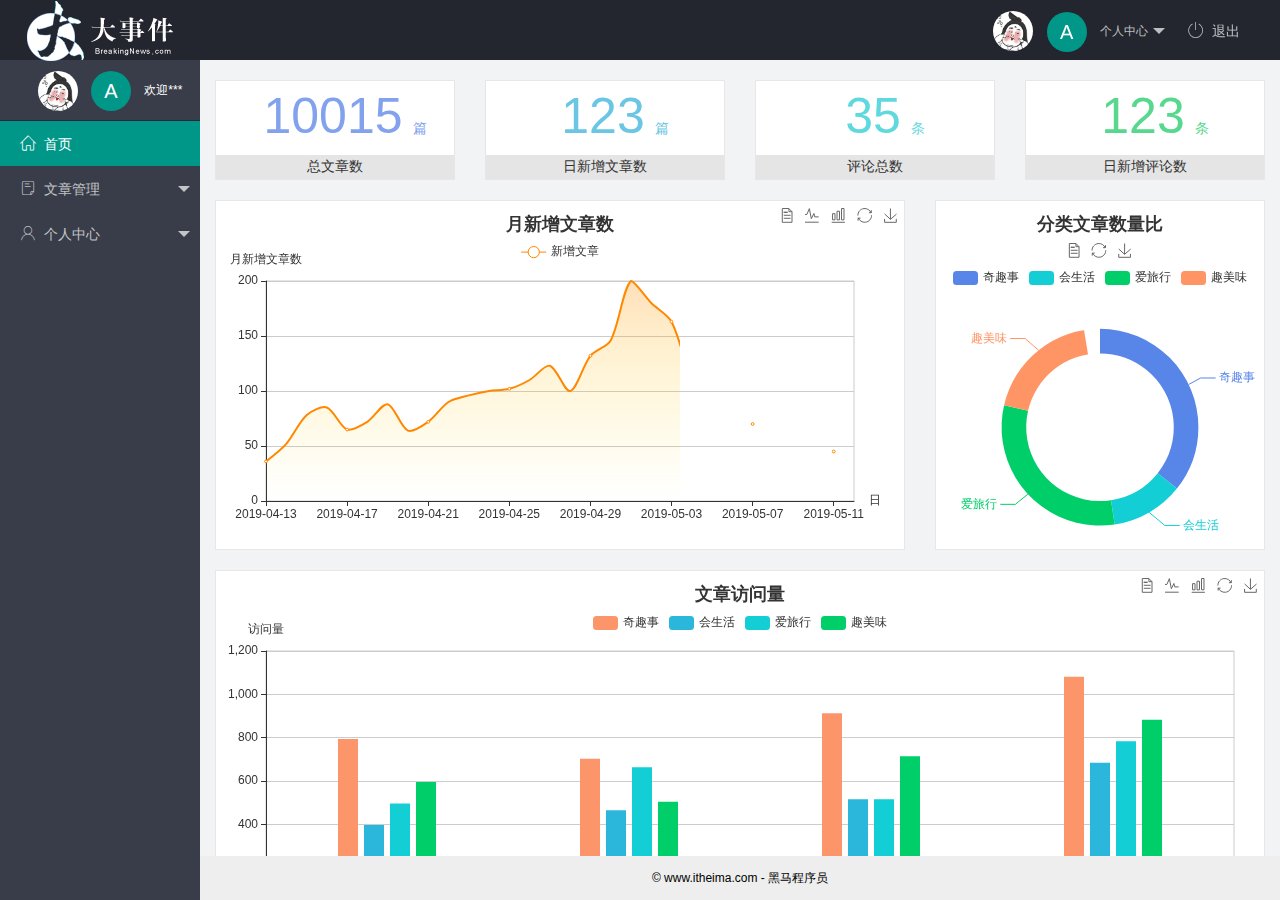
<file: index.html>
<!DOCTYPE html>
<html lang="en">

<head>
    <meta charset="UTF-8">
    <meta http-equiv="X-UA-Compatible" content="IE=edge">
    <meta name="viewport" content="width=device-width, initial-scale=1.0">
    <title>后台管理界面</title>
    <!-- 导入layui样式表 -->
    <link rel="stylesheet" href="/assets/lib/layui/css/layui.css">
    <!-- 导入iconfont 字体图标样式表 -->
    <link rel="stylesheet" href="assets/fonts/iconfont.css">
    <!-- 导入自己的css样式表 -->
    <link rel="stylesheet" href="assets/css/index.css">
</head>
<!-- 从Layui布局中的管理界面布局复制的 -->

<body>
    <div class="layui-layout layui-layout-admin">
        <!-- 头部区域（可配合layui 已有的水平导航） -->
        <div class="layui-header">
            <div class="layui-logo">
                <img src="assets/images/logo.png" alt="" />
            </div>
            <ul class="layui-nav layui-layout-right">
                <li class="layui-nav-item">
                    <a href="javascript:;" class="userinfo">
                        <img src="assets/images/touxiang.jpg" class="layui-nav-img">
                        <span class="text-avatar">A</span>
                        个人中心
                    </a>
                    <dl class="layui-nav-child">
                        <dd><a href="user/user_info.html" target="fm">基本资料</a></dd>
                        <dd><a href="/user/user_avatar.html" target="fm">更换头像</a></dd>
                        <dd><a href="/user/user_pwd.html" target="fm">重置密码</a></dd>
                    </dl>
                </li>
                <li class="layui-nav-item">
                    <a href="javascript:;" id="btnLogout">
                        <span class="iconfont icon-tuichu"></span>退出
                    </a>
                </li>
            </ul>
        </div>


        <!-- 左侧导航区域（可配合layui已有的垂直导航） -->
        <div class="layui-side layui-bg-black">
            <div class="layui-side-scroll">
                <div class="userinfo">
                    <img src="assets/images/touxiang.jpg" class="layui-nav-img">
                    <span class="text-avatar">A</span>
                    <span id="welcome">欢迎***</span>
                </div>
                <ul class="layui-nav layui-nav-tree" lay-shrink="all">
                    <li class="layui-nav-item layui-this"><a href="home/dashboard.html" target="fm">
                            <span class="iconfont icon-home"></span>首页</a>
                    </li>
                    <li class="layui-nav-item">
                        <a class="" href="javascript:;"><span class="iconfont icon-16"></span>文章管理</a>
                        <dl class="layui-nav-child">
                            <dd><a href="javascript:;"><i class="layui-icon layui-icon-app"></i> 文章类别</a></dd>
                            <dd><a href="javascript:;"><i class="layui-icon layui-icon-app"></i> 文章列表</a></dd>
                            <dd><a href="javascript:;"><i class="layui-icon layui-icon-app"></i> 发表文章</a></dd>
                        </dl>
                    </li>
                    <li class="layui-nav-item">
                        <a href="javascript:;"><span class="iconfont icon-user"></span>个人中心</a>
                        <dl class="layui-nav-child">
                            <dd><a href="/user/user_info.html" target="fm"><i class="layui-icon layui-icon-app"></i>
                                    基本资料</a></dd>
                            <dd><a href="/user/user_avatar.html" target="fm"><i class="layui-icon layui-icon-app"></i>
                                    更换头像</a></dd>
                            <dd><a href="/user/user_pwd.html" target="fm"><i class="layui-icon layui-icon-app"></i>
                                    重置密码</a></dd>
                        </dl>
                    </li>
                </ul>
            </div>
        </div>


        <!-- 内容主体区域 -->
        <div class="layui-body">
            <!-- 利用iframe标签属性 通过设置a链接的地址，然后让target=“fm”来跳转到想要的页面 -->
            <iframe name="fm" src="home/dashboard.html" frameborder="0"></iframe>
        </div>


        <!-- 底部固定区域 -->
        <div class="layui-footer">
            © www.itheima.com - 黑马程序员
        </div>
    </div>


    <!-- 导入layui的js文件 -->
    <script src="assets/lib/layui/layui.all.js"></script>
    <!-- 导入jquery -->
    <script src="assets/lib/jquery.js"></script>
    <!-- 导入封装好的baseAPI文件 -->
    <script src="assets/js/baseAPI.js"></script>
    <!-- 导入自己的js文件 -->
    <script src="assets/js/index.js"></script>
</body>

</html>
</file>
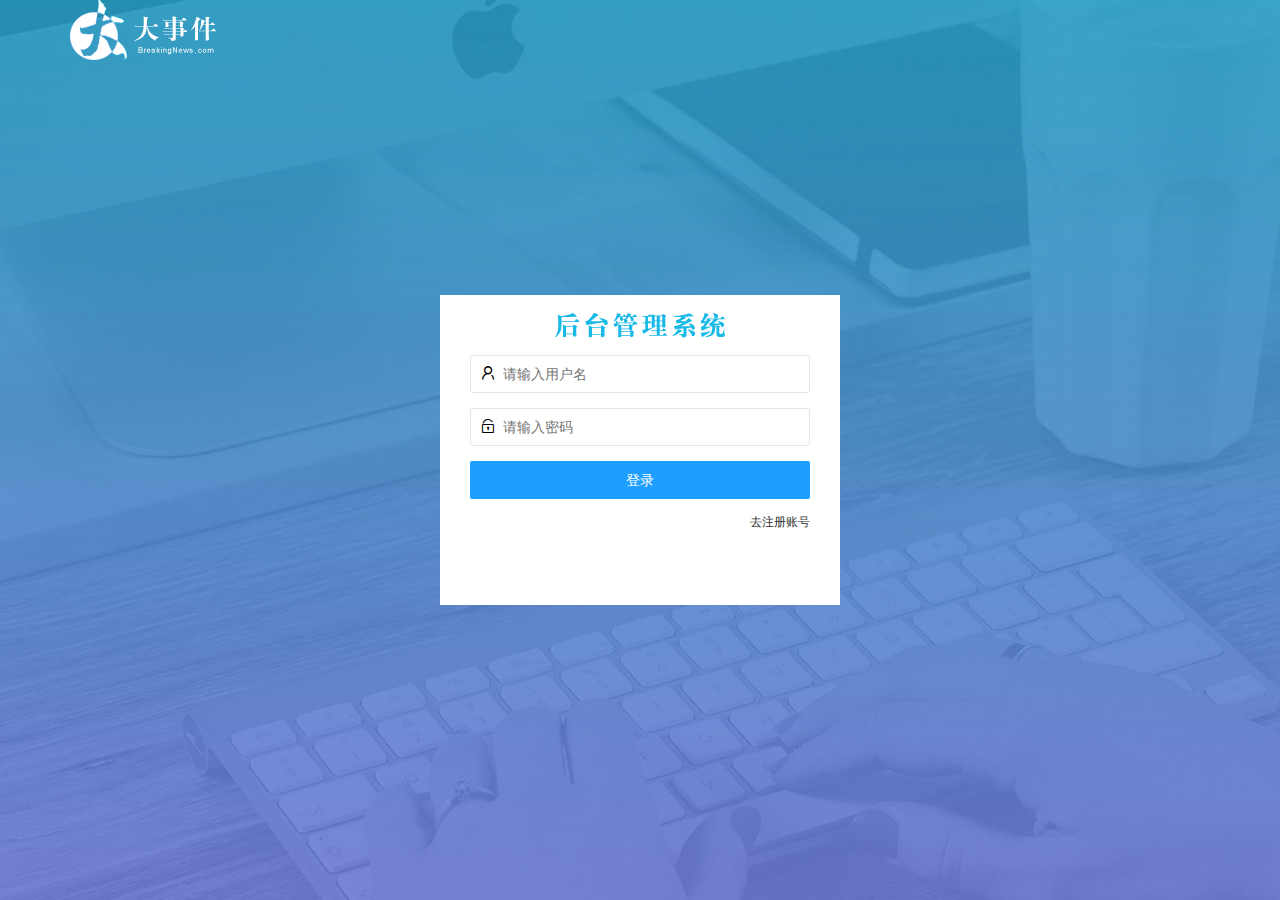
<file: login.html>
<!DOCTYPE html>
<html lang="en">

<head>
    <meta charset="UTF-8">
    <meta http-equiv="X-UA-Compatible" content="IE=edge">
    <meta name="viewport" content="width=device-width, initial-scale=1.0">
    <title>大事件-登录/注册</title>
    <!-- 导入Layui的样式 -->
    <link rel="stylesheet" href="/assets/lib/layui/css/layui.css">
    <!-- 导入自己的样式表 -->
    <link rel="stylesheet" href="/assets/css/login.css">

</head>

<body>
    <!-- 头部的logo区域 -->
    <div class="layui-main">
        <img src="/assets/images/logo.png" alt="" />
    </div>


    <!-- 登录注册区域 -->
    <div class="loginAndRegBox">
        <div class="title-box"></div>
        <!-- 登录的div -->
        <div class="login-box">
            <!-- 登录的表单  Layui里面粘贴的结构-->
            <form class="layui-form" id="form_login">
                <!-- 用户名 -->
                <div class="layui-form-item">
                    <i class="layui-icon layui-icon-username"></i>
                    <!-- 注意：使用lay-verify属性来校验表单，必须先导入Layui的JS文件 -->
                    <input type="text" name="username" required lay-verify="required" placeholder="请输入用户名"
                        autocomplete="off" class="layui-input">
                </div>
                <!-- 密码 -->
                <div class="layui-form-item">
                    <i class="layui-icon layui-icon-password"></i>
                    <input type="password" name="password" required lay-verify="required|pwd" placeholder="请输入密码"
                        autocomplete="off" class="layui-input">
                </div>
                <!-- 登录按钮 -->
                <div class="layui-form-item">
                    <!-- 注意：表单提交按钮和普通按钮的区别：有一个lay-submit属性 -->
                    <button class="layui-btn layui-btn-fluid layui-btn-normal" lay-submit>登录</button>
                </div>
                <!-- 跳转小链接 -->
                <div class="layui-form-item links">
                    <a href="javascript:;" id="link_reg">去注册账号</a>
                </div>
            </form>
        </div>


        <!-- 注册的div -->
        <div class="reg-box">
            <!-- 注册的表单 -->
            <form class="layui-form" id="form_reg">
                <!-- 用户名 -->
                <div class="layui-form-item">
                    <i class="layui-icon layui-icon-username"></i>
                    <input type="text" name="username" required lay-verify="required" placeholder="请输入用户名"
                        autocomplete="off" class="layui-input">
                </div>
                <!-- 密码 -->
                <div class="layui-form-item">
                    <i class="layui-icon layui-icon-password"></i>
                    <input type="password" name="password" required lay-verify="required|pwd" placeholder="请输入密码"
                        autocomplete="off" class="layui-input">
                </div>
                <!-- 确认密码 -->
                <div class="layui-form-item">
                    <i class="layui-icon layui-icon-password"></i>
                    <input type="password" name="repassword" required lay-verify="required|pwd|repwd"
                        placeholder="再次确认密码" autocomplete="off" class="layui-input">
                </div>
                <!-- 注册按钮 -->
                <div class="layui-form-item">
                    <!-- 注意：表单提交按钮和普通按钮的区别：有一个lay-submit属性 -->
                    <button class="layui-btn layui-btn-fluid layui-btn-normal" lay-submit>注册</button>
                </div>
                <div class="layui-form-item links">
                    <a href="javascript:;" id="link_login">去登录</a>
                </div>
            </form>

        </div>
    </div>



    <!-- 导入Layui的JS文件 -->
    <script src="assets/lib/layui/layui.all.js"></script>
    <!-- 导入jquery -->
    <script src="assets/lib/jquery.js"></script>
    <!-- 导入自己封装的 baseAPI.js -->
    <script src="/assets/js/baseAPI.js"></script>
    <!-- 导入自己的javascript脚本 -->
    <script src="assets/js/login.js"></script>

</body>

</html>
</file>
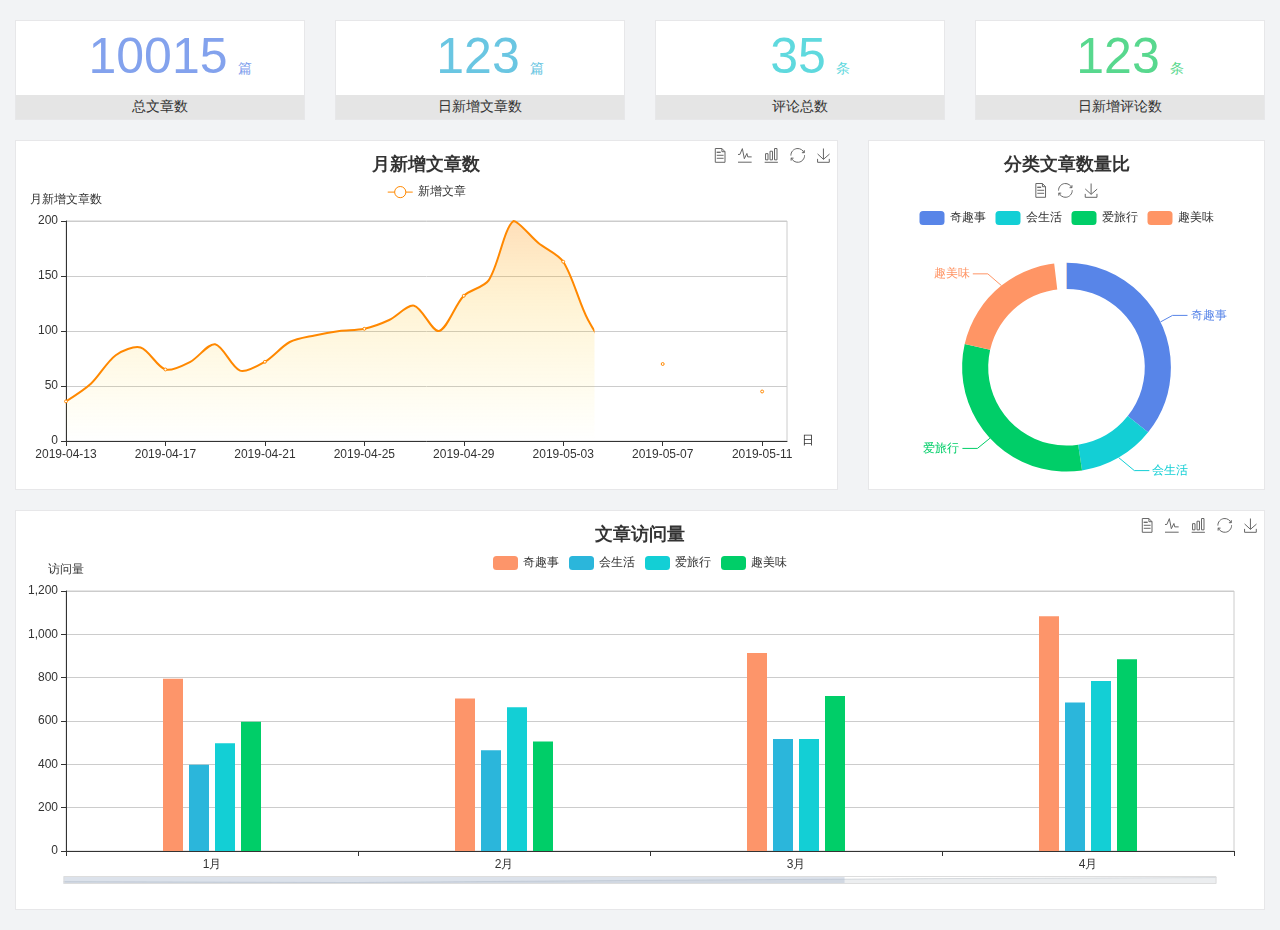
<file: home/dashboard.html>
<!DOCTYPE html>
<html lang="en">

<head>
  <meta charset="UTF-8">
  <meta name="viewport" content="width=device-width, initial-scale=1.0">
  <meta http-equiv="X-UA-Compatible" content="ie=edge">
  <title>图表统计</title>
  <link rel="stylesheet" href="../assets/lib/bootstrap.css" />
  <link rel="stylesheet" href="../assets/lib/main.css" />
  <script src="../assets/lib/jquery.js"></script>
  <script type="text/javascript" src="../assets/lib/echarts.min.js"></script>
</head>

<body>
  <div class="container-fluid">
    <div class="row spannel_list">
      <div class="col-sm-3 col-xs-6">
        <div class="spannel">
          <em>10015</em><span>篇</span>
          <b>总文章数</b>
        </div>
      </div>
      <div class="col-sm-3 col-xs-6">
        <div class="spannel scolor01">
          <em>123</em><span>篇</span>
          <b>日新增文章数</b>
        </div>
      </div>
      <div class="col-sm-3 col-xs-6">
        <div class="spannel scolor02">
          <em>35</em><span>条</span>
          <b>评论总数</b>
        </div>
      </div>
      <div class="col-sm-3 col-xs-6">
        <div class="spannel scolor03">
          <em>123</em><span>条</span>
          <b>日新增评论数</b>
        </div>
      </div>
    </div>
  </div>

  <div class="container-fluid">
    <div class="row curve-pie">
      <div class="col-lg-8 col-md-8">
        <div class="gragh_pannel" id="curve_show"></div>
      </div>
      <div class="col-lg-4 col-md-4">
        <div class="gragh_pannel" id="pie_show"></div>
      </div>
    </div>
  </div>

  <div class="container-fluid">
    <div class="column_pannel" id="column_show"></div>
  </div>

  <script>
    var oChart = echarts.init(document.getElementById('curve_show'));
    var aList_all = [
      { 'count': 36, 'date': '2019-04-13' },
      { 'count': 52, 'date': '2019-04-14' },
      { 'count': 78, 'date': '2019-04-15' },
      { 'count': 85, 'date': '2019-04-16' },
      { 'count': 65, 'date': '2019-04-17' },
      { 'count': 72, 'date': '2019-04-18' },
      { 'count': 88, 'date': '2019-04-19' },
      { 'count': 64, 'date': '2019-04-20' },
      { 'count': 72, 'date': '2019-04-21' },
      { 'count': 90, 'date': '2019-04-22' },
      { 'count': 96, 'date': '2019-04-23' },
      { 'count': 100, 'date': '2019-04-24' },
      { 'count': 102, 'date': '2019-04-25' },
      { 'count': 110, 'date': '2019-04-26' },
      { 'count': 123, 'date': '2019-04-27' },
      { 'count': 100, 'date': '2019-04-28' },
      { 'count': 132, 'date': '2019-04-29' },
      { 'count': 146, 'date': '2019-04-30' },
      { 'count': 200, 'date': '2019-05-01' },
      { 'count': 180, 'date': '2019-05-02' },
      { 'count': 163, 'date': '2019-05-03' },
      { 'count': 110, 'date': '2019-05-04' },
      { 'count': 80, 'date': '2019-05-05' },
      { 'count': 82, 'date': '2019-05-06' },
      { 'count': 70, 'date': '2019-05-07' },
      { 'count': 65, 'date': '2019-05-08' },
      { 'count': 54, 'date': '2019-05-09' },
      { 'count': 40, 'date': '2019-05-10' },
      { 'count': 45, 'date': '2019-05-11' },
      { 'count': 38, 'date': '2019-05-12' },
    ];

    let aCount = [];
    let aDate = [];

    for (var i = 0; i < aList_all.length; i++) {
      aCount.push(aList_all[i].count);
      aDate.push(aList_all[i].date);
    }

    var chartopt = {
      title: {
        text: '月新增文章数',
        left: 'center',
        top: '10'
      },
      tooltip: {
        trigger: 'axis'
      },
      legend: {
        data: ['新增文章'],
        top: '40'
      },
      toolbox: {
        show: true,
        feature: {
          mark: { show: true },
          dataView: { show: true, readOnly: false },
          magicType: { show: true, type: ['line', 'bar'] },
          restore: { show: true },
          saveAsImage: { show: true }
        }
      },
      calculable: true,
      xAxis: [
        {
          name: '日',
          type: 'category',
          boundaryGap: false,
          data: aDate
        }
      ],
      yAxis: [
        {
          name: '月新增文章数',
          type: 'value'
        }
      ],
      series: [
        {
          name: '新增文章',
          type: 'line',
          smooth: true,
          itemStyle: { normal: { areaStyle: { type: 'default' }, color: '#f80' }, lineStyle: { color: '#f80' } },
          data: aCount
        }],
      areaStyle: {
        normal: {
          color: new echarts.graphic.LinearGradient(0, 0, 0, 1, [{
            offset: 0,
            color: 'rgba(255,136,0,0.39)'
          }, {
            offset: .34,
            color: 'rgba(255,180,0,0.25)'
          }, {
            offset: 1,
            color: 'rgba(255,222,0,0.00)'
          }])

        }
      },
      grid: {
        show: true,
        x: 50,
        x2: 50,
        y: 80,
        height: 220
      }
    };

    oChart.setOption(chartopt);


    var oPie = echarts.init(document.getElementById('pie_show'));
    var oPieopt =
    {
      title: {
        top: 10,
        text: '分类文章数量比',
        x: 'center'
      },
      tooltip: {
        trigger: 'item',
        formatter: "{a} <br/>{b} : {c} ({d}%)"
      },
      color: ['#5885e8', '#13cfd5', '#00ce68', '#ff9565'],
      legend: {
        x: 'center',
        top: 65,
        data: ['奇趣事', '会生活', '爱旅行', '趣美味']
      },
      toolbox: {
        show: true,
        x: 'center',
        top: 35,
        feature: {
          mark: { show: true },
          dataView: { show: true, readOnly: false },
          magicType: {
            show: true,
            type: ['pie', 'funnel'],
            option: {
              funnel: {
                x: '25%',
                width: '50%',
                funnelAlign: 'left',
                max: 1548
              }
            }
          },
          restore: { show: true },
          saveAsImage: { show: true }
        }
      },
      calculable: true,
      series: [
        {
          name: '访问来源',
          type: 'pie',
          radius: ['45%', '60%'],
          center: ['50%', '65%'],
          data: [
            { value: 300, name: '奇趣事' },
            { value: 100, name: '会生活' },
            { value: 260, name: '爱旅行' },
            { value: 180, name: '趣美味' }
          ]
        }
      ]
    };
    oPie.setOption(oPieopt);



    var oColumn = this.echarts.init(document.getElementById('column_show'));
    var oColumnopt =
    {
      title: {
        text: '文章访问量',
        left: 'center',
        top: '10'
      },
      tooltip: {
        trigger: 'axis'
      },
      legend: {
        data: ['奇趣事', '会生活', '爱旅行', '趣美味'],
        top: '40'
      },
      toolbox: {
        show: true,
        feature: {
          mark: { show: true },
          dataView: { show: true, readOnly: false },
          magicType: { show: true, type: ['line', 'bar'] },
          restore: { show: true },
          saveAsImage: { show: true }
        }
      },
      calculable: true,
      xAxis: [
        {
          type: 'category',
          data: ['1月', '2月', '3月', '4月', '5月']
        }
      ],
      yAxis: [
        {
          name: '访问量',
          type: 'value'
        }
      ],
      series: [
        {
          name: '奇趣事',
          type: 'bar',
          barWidth: 20,
          itemStyle: {
            normal: { areaStyle: { type: 'default' }, color: '#fd956a' }
          },
          data: [800, 708, 920, 1090, 1200]
        },
        {
          name: '会生活',
          type: 'bar',
          barWidth: 20,
          itemStyle: {
            normal: { areaStyle: { type: 'default' }, color: '#2bb6db' }
          },
          data: [400, 468, 520, 690, 800]
        },
        {
          name: '爱旅行',
          type: 'bar',
          barWidth: 20,
          itemStyle: {
            normal: { areaStyle: { type: 'default' }, color: '#13cfd5' }
          },
          data: [500, 668, 520, 790, 900]
        },
        {
          name: '趣美味',
          type: 'bar',
          barWidth: 20,
          itemStyle: {
            normal: { areaStyle: { type: 'default' }, color: '#00ce68' }
          },
          data: [600, 508, 720, 890, 1000]
        }
      ],
      grid: {
        show: true,
        x: 50,
        x2: 30,
        y: 80,
        height: 260
      },
      dataZoom: [//给x轴设置滚动条
        {
          start: 0,//默认为0
          end: 100 - 1000 / 31,//默认为100
          type: 'slider',
          show: true,
          xAxisIndex: [0],
          handleSize: 0,//滑动条的 左右2个滑动条的大小
          height: 8,//组件高度
          left: 45, //左边的距离
          right: 50,//右边的距离
          bottom: 26,//右边的距离
          handleColor: '#ddd',//h滑动图标的颜色
          handleStyle: {
            borderColor: "#cacaca",
            borderWidth: "1",
            shadowBlur: 2,
            background: "#ddd",
            shadowColor: "#ddd",
          }
        }]
    };
    oColumn.setOption(oColumnopt);
  </script>
</body>

</html>
</file>
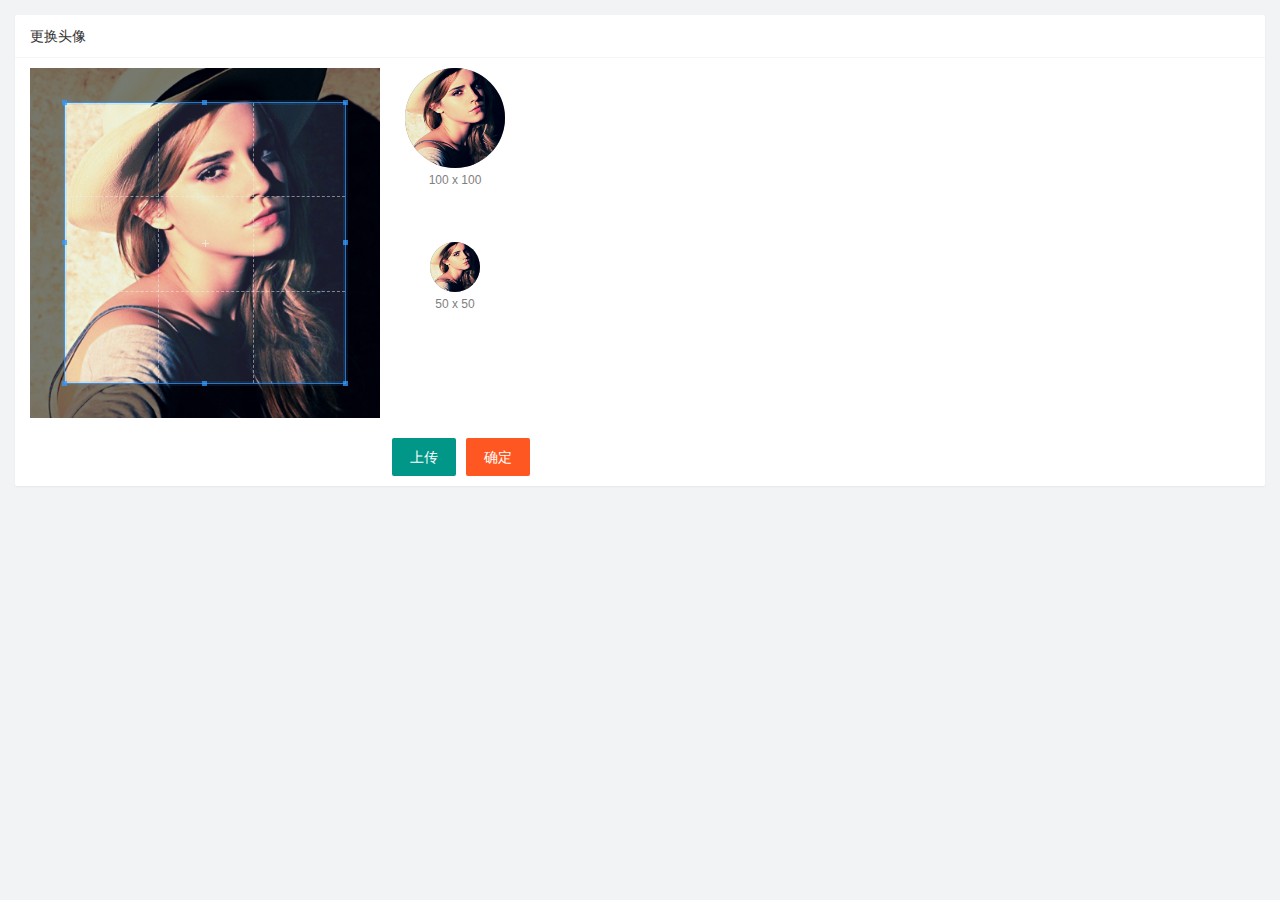
<file: user/user_avatar.html>
<!DOCTYPE html>
<html lang="en">

<head>
    <meta charset="UTF-8">
    <meta http-equiv="X-UA-Compatible" content="IE=edge">
    <meta name="viewport" content="width=device-width, initial-scale=1.0">
    <title>Document</title>
    <!-- 导入layui的样式 -->
    <link rel="stylesheet" href="/assets/lib/layui/css/layui.css">
    <!-- 导入自己的样式 -->
    <link rel="stylesheet" href="/assets/css/user/user_avatar.css">
    <!-- 导入cropper -->
    <link rel="stylesheet" href="/assets/lib/cropper/cropper.css" />
</head>

<body>
    <!-- 卡片区域 -->
    <div class="layui-card">
        <div class="layui-card-header">更换头像</div>
        <div class="layui-card-body">
            <!-- 第一行的图片裁剪和预览区域 -->
            <div class="row1">
                <!-- 图片裁剪区域 -->
                <div class="cropper-box">
                    <!-- 这个 img 标签很重要，将来会把它初始化为裁剪区域 -->
                    <img id="image" src="/assets/images/sample.jpg" />
                </div>
                <!-- 图片的预览区域 -->
                <div class="preview-box">
                    <div>
                        <!-- 宽高为 100px 的预览区域 -->
                        <div class="img-preview w100"></div>
                        <p class="size">100 x 100</p>
                    </div>
                    <div>
                        <!-- 宽高为 50px 的预览区域 -->
                        <div class="img-preview w50"></div>
                        <p class="size">50 x 50</p>
                    </div>
                </div>
            </div>

            <!-- 第二行的按钮区域 -->
            <div class="row2">
                <!-- 通过accept属性可以指定 允许用户选择什么类型的文件 -->
                <input type="file" id="file" accept="image/png,image/jpeg">
                <button type="button" class="layui-btn" id="btnChooseImage">上传</button>
                <button type="button" class="layui-btn layui-btn-danger" id="btnUpLoad">确定</button>
            </div>
        </div>
    </div>


    <!-- 导入layui的js文件 -->
    <script src="/assets/lib/layui/layui.all.js"></script>
    <!-- 导入jquery文件 -->
    <script src="/assets/lib/jquery.js"></script>
    <!-- 导入cropper -->
    <script src="/assets/lib/cropper/Cropper.js"></script>
    <script src="/assets/lib/cropper/jquery-cropper.js"></script>
    <!-- 导入baseAPI接口文件 -->
    <script src="/assets/js/baseAPI.js"></script>
    <!-- 导入自己的js文件 -->
    <script src="/assets/js/user_avatar.js"></script>
</body>

</html>
</file>
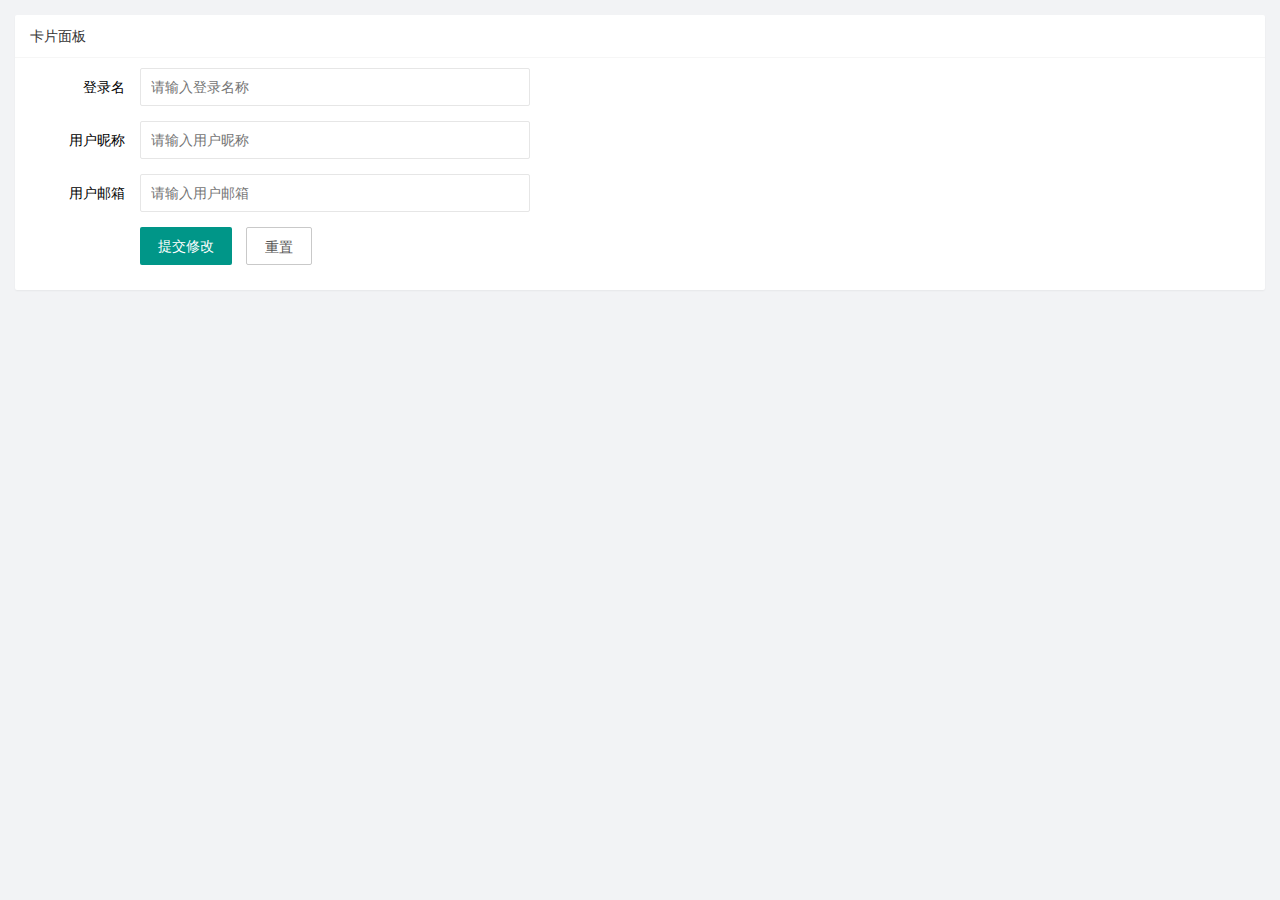
<file: user/user_info.html>
<!DOCTYPE html>
<html lang="en">

<head>
    <meta charset="UTF-8">
    <meta http-equiv="X-UA-Compatible" content="IE=edge">
    <meta name="viewport" content="width=device-width, initial-scale=1.0">
    <title>Document</title>
    <!-- 导入layui的样式 -->
    <link rel="stylesheet" href="/assets/lib/layui/css/layui.css">
    <!-- 导入自己的样式 -->
    <link rel="stylesheet" href="/assets/css/user/user_info.css">
</head>

<body>
    <!-- 卡片区域 -->
    <div class="layui-card">
        <div class="layui-card-header">卡片面板</div>
        <div class="layui-card-body">
            <!-- form表单区域 -->
            <form class="layui-form" lay-filter="formUserInfo">
                <!-- 添加一个隐藏域 -->
                <input type="hidden" name="id">
                <div class="layui-form-item">
                    <label class="layui-form-label">登录名</label>
                    <div class="layui-input-block">
                        <input type="text" name="username" required lay-verify="required" placeholder="请输入登录名称"
                            autocomplete="off" class="layui-input" readonly>
                    </div>
                </div>

                <div class="layui-form-item">
                    <label class="layui-form-label">用户昵称</label>
                    <div class="layui-input-block">
                        <input type="text" name="nickname" required lay-verify="required|nickname" placeholder="请输入用户昵称"
                            autocomplete="off" class="layui-input">
                    </div>
                </div>

                <div class="layui-form-item">
                    <label class="layui-form-label">用户邮箱</label>
                    <div class="layui-input-block">
                        <input type="text" name="email" required lay-verify="required|email" placeholder="请输入用户邮箱"
                            autocomplete="off" class="layui-input">
                    </div>
                </div>

                <div class="layui-form-item">
                    <div class="layui-input-block">
                        <button class="layui-btn" lay-submit lay-filter="formDemo">提交修改</button>
                        <button type="reset" class="layui-btn layui-btn-primary" id="btnReset">重置</button>
                    </div>
                </div>
            </form>
        </div>

        <!-- 导入layui的js文件 -->
        <script src="/assets/lib/layui/layui.all.js"></script>
        <!-- 导入jquery文件 -->
        <script src="/assets/lib/jquery.js"></script>
        <!-- 导入baseAPI接口文件 -->
        <script src="/assets/js/baseAPI.js"></script>
        <!-- 导入自己的js文件 -->
        <script src="/assets/js/user_info.js"></script>
</body>

</html>
</file>
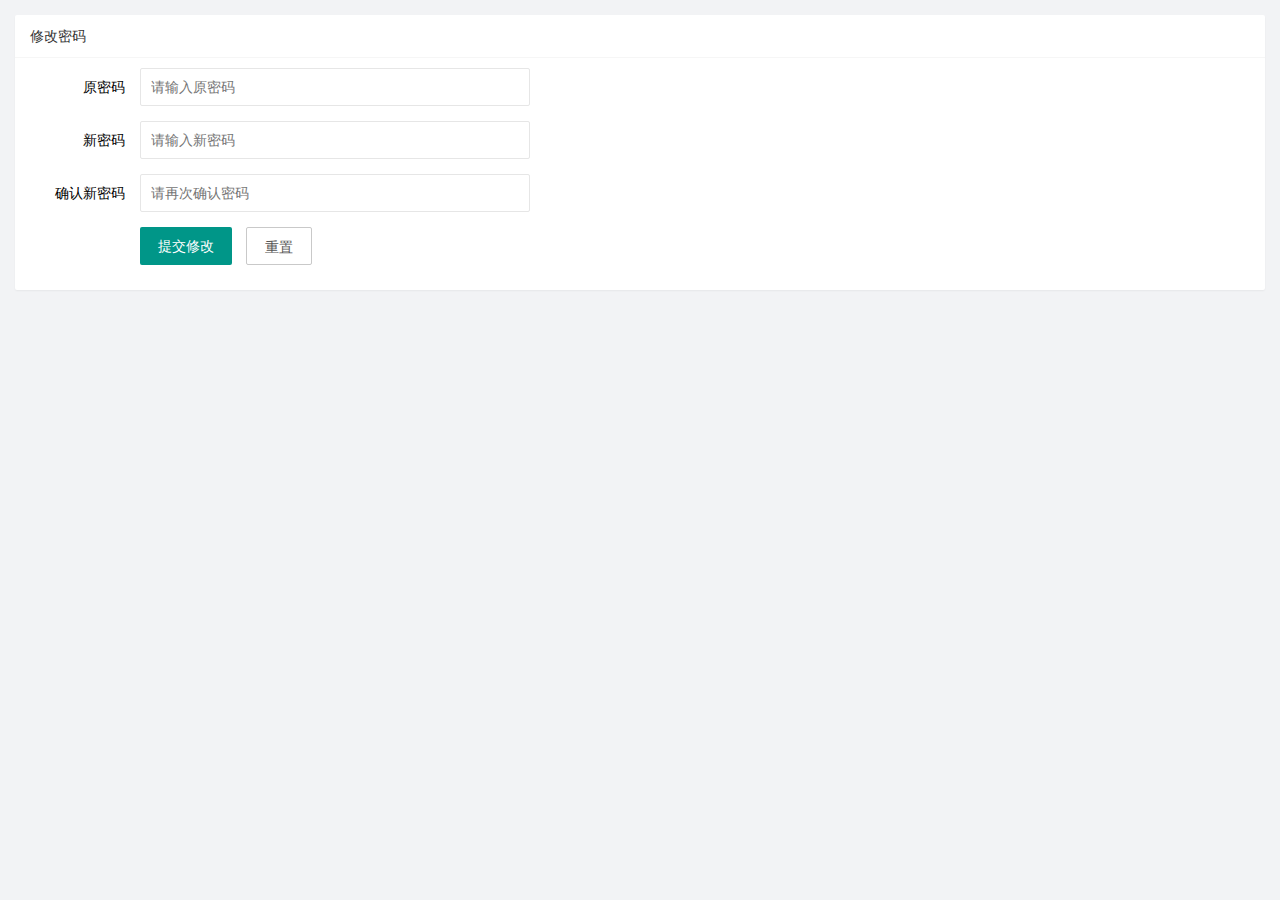
<file: user/user_pwd.html>
<!DOCTYPE html>
<html lang="en">

<head>
    <meta charset="UTF-8">
    <meta http-equiv="X-UA-Compatible" content="IE=edge">
    <meta name="viewport" content="width=device-width, initial-scale=1.0">
    <title>Document</title>
    <!-- 导入layui的样式 -->
    <link rel="stylesheet" href="/assets/lib/layui/css/layui.css">
    <!-- 导入自己的样式 -->
    <link rel="stylesheet" href="/assets/css/user/user_pwd.css">
</head>

<body>
    <!-- 卡片区域 -->
    <div class="layui-card">
        <div class="layui-card-header">修改密码</div>
        <div class="layui-card-body">
            <form class="layui-form">
                <div class="layui-form-item">
                    <label class="layui-form-label">原密码</label>
                    <div class="layui-input-block">
                        <input type="password" name="oldPwd" required lay-verify="required|pwd" placeholder="请输入原密码"
                            autocomplete="off" class="layui-input">
                    </div>
                </div>

                <div class="layui-form-item">
                    <label class="layui-form-label">新密码</label>
                    <div class="layui-input-block">
                        <input type="password" name="newPwd" required lay-verify="required|pwd|samePwd"
                            placeholder="请输入新密码" autocomplete="off" class="layui-input">
                    </div>
                </div>

                <div class="layui-form-item">
                    <label class="layui-form-label">确认新密码</label>
                    <div class="layui-input-block">
                        <input type="password" name="rePwd" required lay-verify="required|pwd|rePwd"
                            placeholder="请再次确认密码" autocomplete="off" class="layui-input">
                    </div>
                </div>

                <div class="layui-form-item">
                    <div class="layui-input-block">
                        <button class="layui-btn" lay-submit lay-filter="formDemo">提交修改</button>
                        <button type="reset" class="layui-btn layui-btn-primary" id="btnReset">重置</button>
                    </div>
                </div>

            </form>
        </div>
    </div>

    <!-- 导入layui的js文件 -->
    <script src="/assets/lib/layui/layui.all.js"></script>
    <!-- 导入jquery文件 -->
    <script src="/assets/lib/jquery.js"></script>
    <!-- 导入baseAPI接口文件 -->
    <script src="/assets/js/baseAPI.js"></script>
    <!-- 导入自己的js文件 -->
    <script src="/assets/js/user_pwd.js"></script>
</body>

</html>
</file>
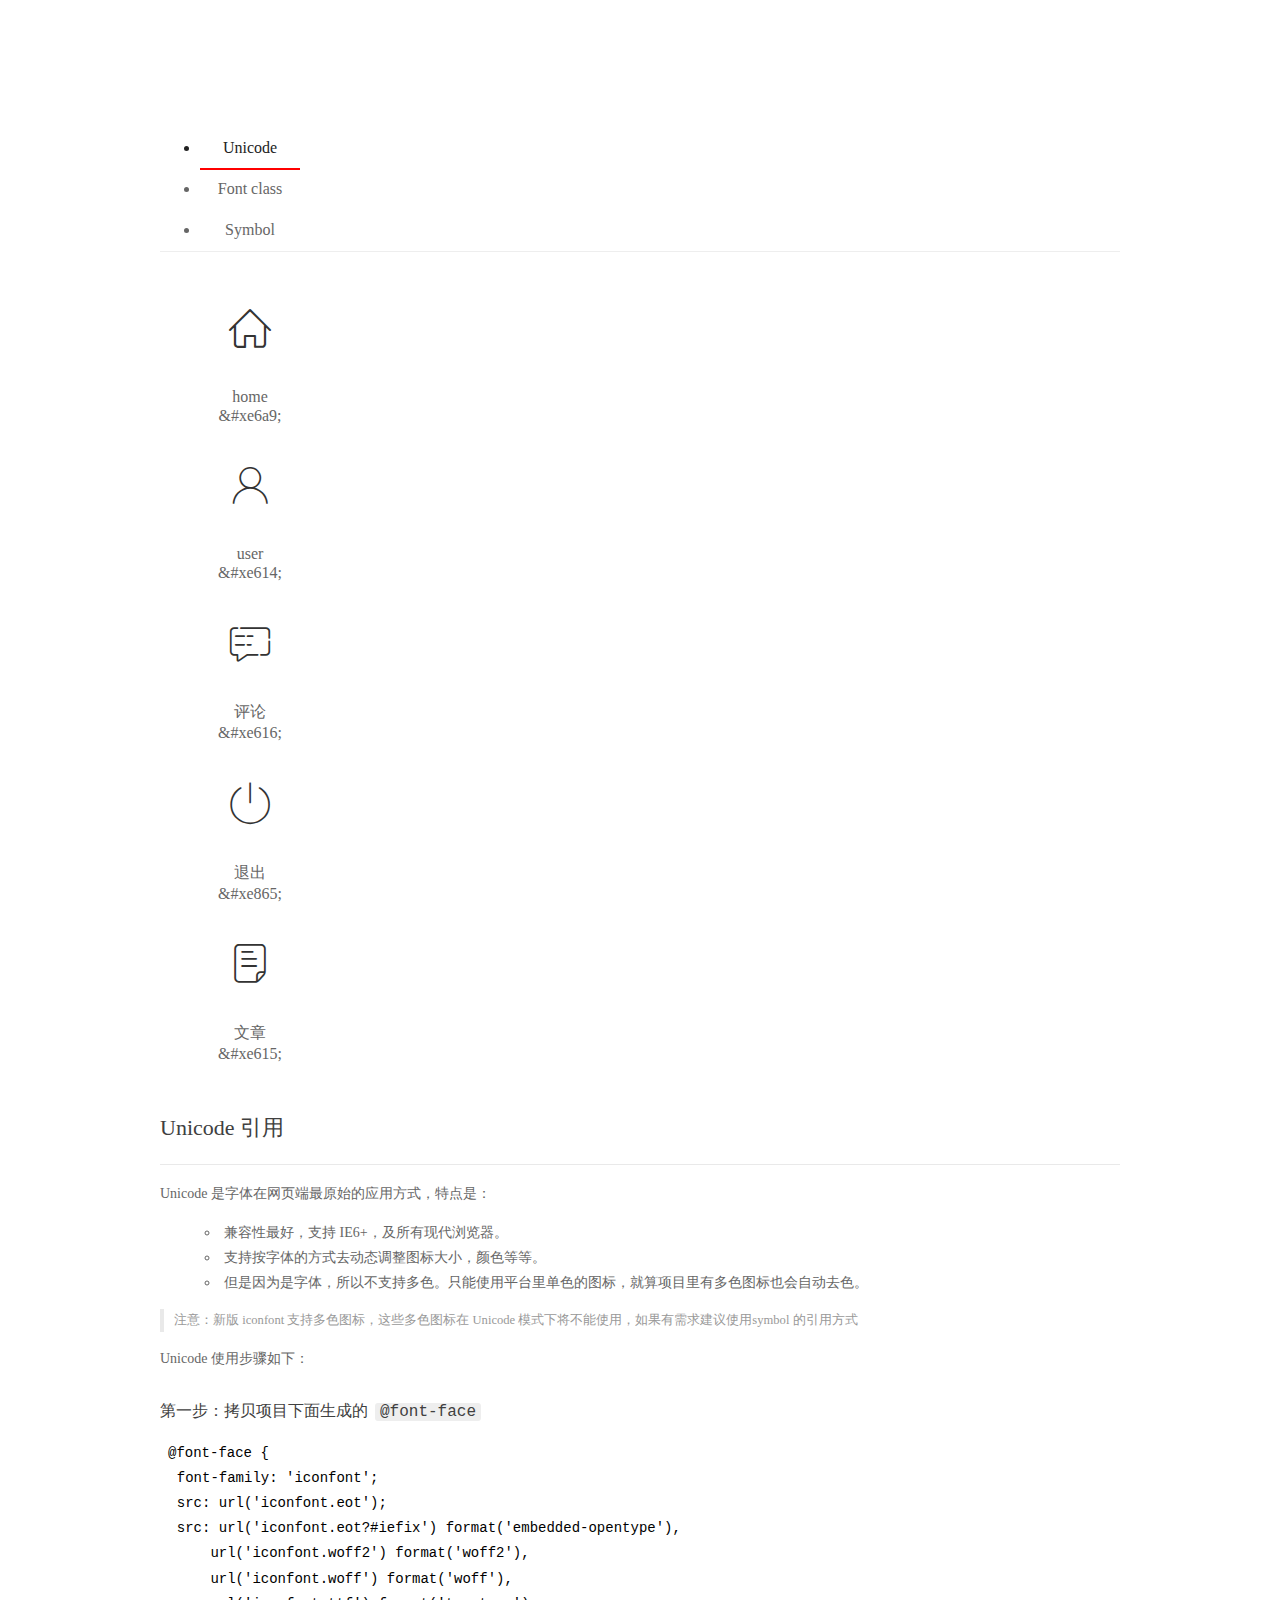
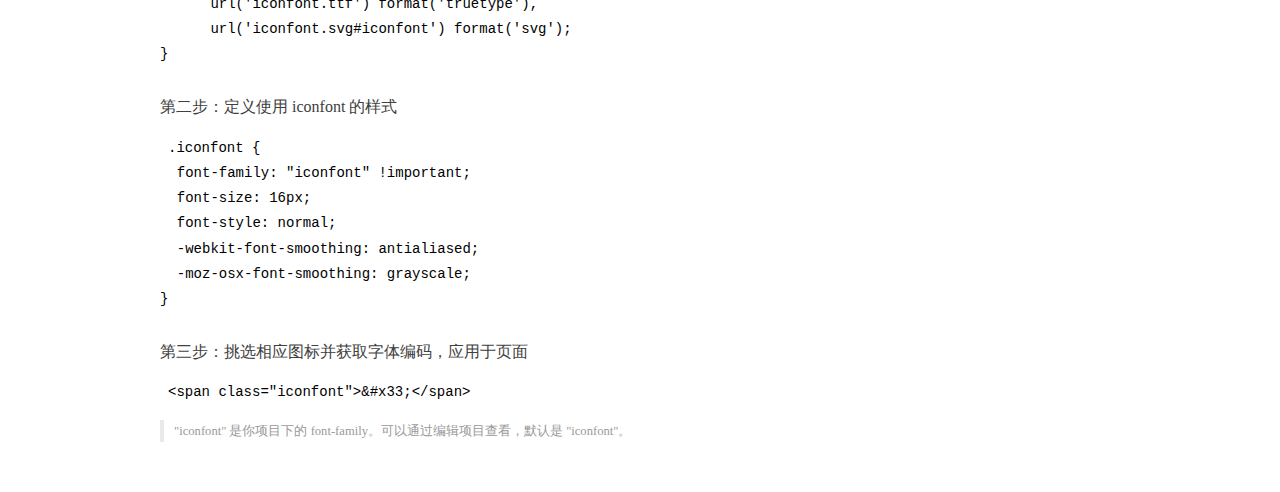
<file: assets/fonts/demo_index.html>
<!DOCTYPE html>
<html>
<head>
  <meta charset="utf-8"/>
  <title>IconFont Demo</title>
  <link rel="shortcut icon" href="https://gtms04.alicdn.com/tps/i4/TB1_oz6GVXXXXaFXpXXJDFnIXXX-64-64.ico" type="image/x-icon"/>
  <link rel="stylesheet" href="https://g.alicdn.com/thx/cube/1.3.2/cube.min.css">
  <link rel="stylesheet" href="demo.css">
  <link rel="stylesheet" href="iconfont.css">
  <script src="iconfont.js"></script>
  <!-- jQuery -->
  <script src="https://a1.alicdn.com/oss/uploads/2018/12/26/7bfddb60-08e8-11e9-9b04-53e73bb6408b.js"></script>
  <!-- 代码高亮 -->
  <script src="https://a1.alicdn.com/oss/uploads/2018/12/26/a3f714d0-08e6-11e9-8a15-ebf944d7534c.js"></script>
</head>
<body>
  <div class="main">
    <h1 class="logo"><a href="https://www.iconfont.cn/" title="iconfont 首页" target="_blank">&#xe86b;</a></h1>
    <div class="nav-tabs">
      <ul id="tabs" class="dib-box">
        <li class="dib active"><span>Unicode</span></li>
        <li class="dib"><span>Font class</span></li>
        <li class="dib"><span>Symbol</span></li>
      </ul>
      
    </div>
    <div class="tab-container">
      <div class="content unicode" style="display: block;">
          <ul class="icon_lists dib-box">
          
            <li class="dib">
              <span class="icon iconfont">&#xe6a9;</span>
                <div class="name">home</div>
                <div class="code-name">&amp;#xe6a9;</div>
              </li>
          
            <li class="dib">
              <span class="icon iconfont">&#xe614;</span>
                <div class="name">user</div>
                <div class="code-name">&amp;#xe614;</div>
              </li>
          
            <li class="dib">
              <span class="icon iconfont">&#xe616;</span>
                <div class="name">评论</div>
                <div class="code-name">&amp;#xe616;</div>
              </li>
          
            <li class="dib">
              <span class="icon iconfont">&#xe865;</span>
                <div class="name">退出</div>
                <div class="code-name">&amp;#xe865;</div>
              </li>
          
            <li class="dib">
              <span class="icon iconfont">&#xe615;</span>
                <div class="name">文章</div>
                <div class="code-name">&amp;#xe615;</div>
              </li>
          
          </ul>
          <div class="article markdown">
          <h2 id="unicode-">Unicode 引用</h2>
          <hr>

          <p>Unicode 是字体在网页端最原始的应用方式，特点是：</p>
          <ul>
            <li>兼容性最好，支持 IE6+，及所有现代浏览器。</li>
            <li>支持按字体的方式去动态调整图标大小，颜色等等。</li>
            <li>但是因为是字体，所以不支持多色。只能使用平台里单色的图标，就算项目里有多色图标也会自动去色。</li>
          </ul>
          <blockquote>
            <p>注意：新版 iconfont 支持多色图标，这些多色图标在 Unicode 模式下将不能使用，如果有需求建议使用symbol 的引用方式</p>
          </blockquote>
          <p>Unicode 使用步骤如下：</p>
          <h3 id="-font-face">第一步：拷贝项目下面生成的 <code>@font-face</code></h3>
<pre><code class="language-css"
>@font-face {
  font-family: 'iconfont';
  src: url('iconfont.eot');
  src: url('iconfont.eot?#iefix') format('embedded-opentype'),
      url('iconfont.woff2') format('woff2'),
      url('iconfont.woff') format('woff'),
      url('iconfont.ttf') format('truetype'),
      url('iconfont.svg#iconfont') format('svg');
}
</code></pre>
          <h3 id="-iconfont-">第二步：定义使用 iconfont 的样式</h3>
<pre><code class="language-css"
>.iconfont {
  font-family: "iconfont" !important;
  font-size: 16px;
  font-style: normal;
  -webkit-font-smoothing: antialiased;
  -moz-osx-font-smoothing: grayscale;
}
</code></pre>
          <h3 id="-">第三步：挑选相应图标并获取字体编码，应用于页面</h3>
<pre>
<code class="language-html"
>&lt;span class="iconfont"&gt;&amp;#x33;&lt;/span&gt;
</code></pre>
          <blockquote>
            <p>"iconfont" 是你项目下的 font-family。可以通过编辑项目查看，默认是 "iconfont"。</p>
          </blockquote>
          </div>
      </div>
      <div class="content font-class">
        <ul class="icon_lists dib-box">
          
          <li class="dib">
            <span class="icon iconfont icon-home"></span>
            <div class="name">
              home
            </div>
            <div class="code-name">.icon-home
            </div>
          </li>
          
          <li class="dib">
            <span class="icon iconfont icon-user"></span>
            <div class="name">
              user
            </div>
            <div class="code-name">.icon-user
            </div>
          </li>
          
          <li class="dib">
            <span class="icon iconfont icon-pinglun"></span>
            <div class="name">
              评论
            </div>
            <div class="code-name">.icon-pinglun
            </div>
          </li>
          
          <li class="dib">
            <span class="icon iconfont icon-tuichu"></span>
            <div class="name">
              退出
            </div>
            <div class="code-name">.icon-tuichu
            </div>
          </li>
          
          <li class="dib">
            <span class="icon iconfont icon-16"></span>
            <div class="name">
              文章
            </div>
            <div class="code-name">.icon-16
            </div>
          </li>
          
        </ul>
        <div class="article markdown">
        <h2 id="font-class-">font-class 引用</h2>
        <hr>

        <p>font-class 是 Unicode 使用方式的一种变种，主要是解决 Unicode 书写不直观，语意不明确的问题。</p>
        <p>与 Unicode 使用方式相比，具有如下特点：</p>
        <ul>
          <li>兼容性良好，支持 IE8+，及所有现代浏览器。</li>
          <li>相比于 Unicode 语意明确，书写更直观。可以很容易分辨这个 icon 是什么。</li>
          <li>因为使用 class 来定义图标，所以当要替换图标时，只需要修改 class 里面的 Unicode 引用。</li>
          <li>不过因为本质上还是使用的字体，所以多色图标还是不支持的。</li>
        </ul>
        <p>使用步骤如下：</p>
        <h3 id="-fontclass-">第一步：引入项目下面生成的 fontclass 代码：</h3>
<pre><code class="language-html">&lt;link rel="stylesheet" href="./iconfont.css"&gt;
</code></pre>
        <h3 id="-">第二步：挑选相应图标并获取类名，应用于页面：</h3>
<pre><code class="language-html">&lt;span class="iconfont icon-xxx"&gt;&lt;/span&gt;
</code></pre>
        <blockquote>
          <p>"
            iconfont" 是你项目下的 font-family。可以通过编辑项目查看，默认是 "iconfont"。</p>
        </blockquote>
      </div>
      </div>
      <div class="content symbol">
          <ul class="icon_lists dib-box">
          
            <li class="dib">
                <svg class="icon svg-icon" aria-hidden="true">
                  <use xlink:href="#icon-home"></use>
                </svg>
                <div class="name">home</div>
                <div class="code-name">#icon-home</div>
            </li>
          
            <li class="dib">
                <svg class="icon svg-icon" aria-hidden="true">
                  <use xlink:href="#icon-user"></use>
                </svg>
                <div class="name">user</div>
                <div class="code-name">#icon-user</div>
            </li>
          
            <li class="dib">
                <svg class="icon svg-icon" aria-hidden="true">
                  <use xlink:href="#icon-pinglun"></use>
                </svg>
                <div class="name">评论</div>
                <div class="code-name">#icon-pinglun</div>
            </li>
          
            <li class="dib">
                <svg class="icon svg-icon" aria-hidden="true">
                  <use xlink:href="#icon-tuichu"></use>
                </svg>
                <div class="name">退出</div>
                <div class="code-name">#icon-tuichu</div>
            </li>
          
            <li class="dib">
                <svg class="icon svg-icon" aria-hidden="true">
                  <use xlink:href="#icon-16"></use>
                </svg>
                <div class="name">文章</div>
                <div class="code-name">#icon-16</div>
            </li>
          
          </ul>
          <div class="article markdown">
          <h2 id="symbol-">Symbol 引用</h2>
          <hr>

          <p>这是一种全新的使用方式，应该说这才是未来的主流，也是平台目前推荐的用法。相关介绍可以参考这篇<a href="">文章</a>
            这种用法其实是做了一个 SVG 的集合，与另外两种相比具有如下特点：</p>
          <ul>
            <li>支持多色图标了，不再受单色限制。</li>
            <li>通过一些技巧，支持像字体那样，通过 <code>font-size</code>, <code>color</code> 来调整样式。</li>
            <li>兼容性较差，支持 IE9+，及现代浏览器。</li>
            <li>浏览器渲染 SVG 的性能一般，还不如 png。</li>
          </ul>
          <p>使用步骤如下：</p>
          <h3 id="-symbol-">第一步：引入项目下面生成的 symbol 代码：</h3>
<pre><code class="language-html">&lt;script src="./iconfont.js"&gt;&lt;/script&gt;
</code></pre>
          <h3 id="-css-">第二步：加入通用 CSS 代码（引入一次就行）：</h3>
<pre><code class="language-html">&lt;style&gt;
.icon {
  width: 1em;
  height: 1em;
  vertical-align: -0.15em;
  fill: currentColor;
  overflow: hidden;
}
&lt;/style&gt;
</code></pre>
          <h3 id="-">第三步：挑选相应图标并获取类名，应用于页面：</h3>
<pre><code class="language-html">&lt;svg class="icon" aria-hidden="true"&gt;
  &lt;use xlink:href="#icon-xxx"&gt;&lt;/use&gt;
&lt;/svg&gt;
</code></pre>
          </div>
      </div>

    </div>
  </div>
  <script>
  $(document).ready(function () {
      $('.tab-container .content:first').show()

      $('#tabs li').click(function (e) {
        var tabContent = $('.tab-container .content')
        var index = $(this).index()

        if ($(this).hasClass('active')) {
          return
        } else {
          $('#tabs li').removeClass('active')
          $(this).addClass('active')

          tabContent.hide().eq(index).fadeIn()
        }
      })
    })
  </script>
</body>
</html>
</file>
<file: assets/lib/layui/css/layui.css>
/** layui-v2.5.5 MIT License By https://www.layui.com */
 .layui-inline,img{display:inline-block;vertical-align:middle}h1,h2,h3,h4,h5,h6{font-weight:400}.layui-edge,.layui-header,.layui-inline,.layui-main{position:relative}.layui-body,.layui-edge,.layui-elip{overflow:hidden}.layui-btn,.layui-edge,.layui-inline,img{vertical-align:middle}.layui-btn,.layui-disabled,.layui-icon,.layui-unselect{-moz-user-select:none;-webkit-user-select:none;-ms-user-select:none}.layui-elip,.layui-form-checkbox span,.layui-form-pane .layui-form-label{text-overflow:ellipsis;white-space:nowrap}.layui-breadcrumb,.layui-tree-btnGroup{visibility:hidden}blockquote,body,button,dd,div,dl,dt,form,h1,h2,h3,h4,h5,h6,input,li,ol,p,pre,td,textarea,th,ul{margin:0;padding:0;-webkit-tap-highlight-color:rgba(0,0,0,0)}a:active,a:hover{outline:0}img{border:none}li{list-style:none}table{border-collapse:collapse;border-spacing:0}h4,h5,h6{font-size:100%}button,input,optgroup,option,select,textarea{font-family:inherit;font-size:inherit;font-style:inherit;font-weight:inherit;outline:0}pre{white-space:pre-wrap;white-space:-moz-pre-wrap;white-space:-pre-wrap;white-space:-o-pre-wrap;word-wrap:break-word}body{line-height:24px;font:14px Helvetica Neue,Helvetica,PingFang SC,Tahoma,Arial,sans-serif}hr{height:1px;margin:10px 0;border:0;clear:both}a{color:#333;text-decoration:none}a:hover{color:#777}a cite{font-style:normal;*cursor:pointer}.layui-border-box,.layui-border-box *{box-sizing:border-box}.layui-box,.layui-box *{box-sizing:content-box}.layui-clear{clear:both;*zoom:1}.layui-clear:after{content:'\20';clear:both;*zoom:1;display:block;height:0}.layui-inline{*display:inline;*zoom:1}.layui-edge{display:inline-block;width:0;height:0;border-width:6px;border-style:dashed;border-color:transparent}.layui-edge-top{top:-4px;border-bottom-color:#999;border-bottom-style:solid}.layui-edge-right{border-left-color:#999;border-left-style:solid}.layui-edge-bottom{top:2px;border-top-color:#999;border-top-style:solid}.layui-edge-left{border-right-color:#999;border-right-style:solid}.layui-disabled,.layui-disabled:hover{color:#d2d2d2!important;cursor:not-allowed!important}.layui-circle{border-radius:100%}.layui-show{display:block!important}.layui-hide{display:none!important}@font-face{font-family:layui-icon;src:url(../font/iconfont.eot?v=250);src:url(../font/iconfont.eot?v=250#iefix) format('embedded-opentype'),url(../font/iconfont.woff2?v=250) format('woff2'),url(../font/iconfont.woff?v=250) format('woff'),url(../font/iconfont.ttf?v=250) format('truetype'),url(../font/iconfont.svg?v=250#layui-icon) format('svg')}.layui-icon{font-family:layui-icon!important;font-size:16px;font-style:normal;-webkit-font-smoothing:antialiased;-moz-osx-font-smoothing:grayscale}.layui-icon-reply-fill:before{content:"\e611"}.layui-icon-set-fill:before{content:"\e614"}.layui-icon-menu-fill:before{content:"\e60f"}.layui-icon-search:before{content:"\e615"}.layui-icon-share:before{content:"\e641"}.layui-icon-set-sm:before{content:"\e620"}.layui-icon-engine:before{content:"\e628"}.layui-icon-close:before{content:"\1006"}.layui-icon-close-fill:before{content:"\1007"}.layui-icon-chart-screen:before{content:"\e629"}.layui-icon-star:before{content:"\e600"}.layui-icon-circle-dot:before{content:"\e617"}.layui-icon-chat:before{content:"\e606"}.layui-icon-release:before{content:"\e609"}.layui-icon-list:before{content:"\e60a"}.layui-icon-chart:before{content:"\e62c"}.layui-icon-ok-circle:before{content:"\1005"}.layui-icon-layim-theme:before{content:"\e61b"}.layui-icon-table:before{content:"\e62d"}.layui-icon-right:before{content:"\e602"}.layui-icon-left:before{content:"\e603"}.layui-icon-cart-simple:before{content:"\e698"}.layui-icon-face-cry:before{content:"\e69c"}.layui-icon-face-smile:before{content:"\e6af"}.layui-icon-survey:before{content:"\e6b2"}.layui-icon-tree:before{content:"\e62e"}.layui-icon-upload-circle:before{content:"\e62f"}.layui-icon-add-circle:before{content:"\e61f"}.layui-icon-download-circle:before{content:"\e601"}.layui-icon-templeate-1:before{content:"\e630"}.layui-icon-util:before{content:"\e631"}.layui-icon-face-surprised:before{content:"\e664"}.layui-icon-edit:before{content:"\e642"}.layui-icon-speaker:before{content:"\e645"}.layui-icon-down:before{content:"\e61a"}.layui-icon-file:before{content:"\e621"}.layui-icon-layouts:before{content:"\e632"}.layui-icon-rate-half:before{content:"\e6c9"}.layui-icon-add-circle-fine:before{content:"\e608"}.layui-icon-prev-circle:before{content:"\e633"}.layui-icon-read:before{content:"\e705"}.layui-icon-404:before{content:"\e61c"}.layui-icon-carousel:before{content:"\e634"}.layui-icon-help:before{content:"\e607"}.layui-icon-code-circle:before{content:"\e635"}.layui-icon-water:before{content:"\e636"}.layui-icon-username:before{content:"\e66f"}.layui-icon-find-fill:before{content:"\e670"}.layui-icon-about:before{content:"\e60b"}.layui-icon-location:before{content:"\e715"}.layui-icon-up:before{content:"\e619"}.layui-icon-pause:before{content:"\e651"}.layui-icon-date:before{content:"\e637"}.layui-icon-layim-uploadfile:before{content:"\e61d"}.layui-icon-delete:before{content:"\e640"}.layui-icon-play:before{content:"\e652"}.layui-icon-top:before{content:"\e604"}.layui-icon-friends:before{content:"\e612"}.layui-icon-refresh-3:before{content:"\e9aa"}.layui-icon-ok:before{content:"\e605"}.layui-icon-layer:before{content:"\e638"}.layui-icon-face-smile-fine:before{content:"\e60c"}.layui-icon-dollar:before{content:"\e659"}.layui-icon-group:before{content:"\e613"}.layui-icon-layim-download:before{content:"\e61e"}.layui-icon-picture-fine:before{content:"\e60d"}.layui-icon-link:before{content:"\e64c"}.layui-icon-diamond:before{content:"\e735"}.layui-icon-log:before{content:"\e60e"}.layui-icon-rate-solid:before{content:"\e67a"}.layui-icon-fonts-del:before{content:"\e64f"}.layui-icon-unlink:before{content:"\e64d"}.layui-icon-fonts-clear:before{content:"\e639"}.layui-icon-triangle-r:before{content:"\e623"}.layui-icon-circle:before{content:"\e63f"}.layui-icon-radio:before{content:"\e643"}.layui-icon-align-center:before{content:"\e647"}.layui-icon-align-right:before{content:"\e648"}.layui-icon-align-left:before{content:"\e649"}.layui-icon-loading-1:before{content:"\e63e"}.layui-icon-return:before{content:"\e65c"}.layui-icon-fonts-strong:before{content:"\e62b"}.layui-icon-upload:before{content:"\e67c"}.layui-icon-dialogue:before{content:"\e63a"}.layui-icon-video:before{content:"\e6ed"}.layui-icon-headset:before{content:"\e6fc"}.layui-icon-cellphone-fine:before{content:"\e63b"}.layui-icon-add-1:before{content:"\e654"}.layui-icon-face-smile-b:before{content:"\e650"}.layui-icon-fonts-html:before{content:"\e64b"}.layui-icon-form:before{content:"\e63c"}.layui-icon-cart:before{content:"\e657"}.layui-icon-camera-fill:before{content:"\e65d"}.layui-icon-tabs:before{content:"\e62a"}.layui-icon-fonts-code:before{content:"\e64e"}.layui-icon-fire:before{content:"\e756"}.layui-icon-set:before{content:"\e716"}.layui-icon-fonts-u:before{content:"\e646"}.layui-icon-triangle-d:before{content:"\e625"}.layui-icon-tips:before{content:"\e702"}.layui-icon-picture:before{content:"\e64a"}.layui-icon-more-vertical:before{content:"\e671"}.layui-icon-flag:before{content:"\e66c"}.layui-icon-loading:before{content:"\e63d"}.layui-icon-fonts-i:before{content:"\e644"}.layui-icon-refresh-1:before{content:"\e666"}.layui-icon-rmb:before{content:"\e65e"}.layui-icon-home:before{content:"\e68e"}.layui-icon-user:before{content:"\e770"}.layui-icon-notice:before{content:"\e667"}.layui-icon-login-weibo:before{content:"\e675"}.layui-icon-voice:before{content:"\e688"}.layui-icon-upload-drag:before{content:"\e681"}.layui-icon-login-qq:before{content:"\e676"}.layui-icon-snowflake:before{content:"\e6b1"}.layui-icon-file-b:before{content:"\e655"}.layui-icon-template:before{content:"\e663"}.layui-icon-auz:before{content:"\e672"}.layui-icon-console:before{content:"\e665"}.layui-icon-app:before{content:"\e653"}.layui-icon-prev:before{content:"\e65a"}.layui-icon-website:before{content:"\e7ae"}.layui-icon-next:before{content:"\e65b"}.layui-icon-component:before{content:"\e857"}.layui-icon-more:before{content:"\e65f"}.layui-icon-login-wechat:before{content:"\e677"}.layui-icon-shrink-right:before{content:"\e668"}.layui-icon-spread-left:before{content:"\e66b"}.layui-icon-camera:before{content:"\e660"}.layui-icon-note:before{content:"\e66e"}.layui-icon-refresh:before{content:"\e669"}.layui-icon-female:before{content:"\e661"}.layui-icon-male:before{content:"\e662"}.layui-icon-password:before{content:"\e673"}.layui-icon-senior:before{content:"\e674"}.layui-icon-theme:before{content:"\e66a"}.layui-icon-tread:before{content:"\e6c5"}.layui-icon-praise:before{content:"\e6c6"}.layui-icon-star-fill:before{content:"\e658"}.layui-icon-rate:before{content:"\e67b"}.layui-icon-template-1:before{content:"\e656"}.layui-icon-vercode:before{content:"\e679"}.layui-icon-cellphone:before{content:"\e678"}.layui-icon-screen-full:before{content:"\e622"}.layui-icon-screen-restore:before{content:"\e758"}.layui-icon-cols:before{content:"\e610"}.layui-icon-export:before{content:"\e67d"}.layui-icon-print:before{content:"\e66d"}.layui-icon-slider:before{content:"\e714"}.layui-icon-addition:before{content:"\e624"}.layui-icon-subtraction:before{content:"\e67e"}.layui-icon-service:before{content:"\e626"}.layui-icon-transfer:before{content:"\e691"}.layui-main{width:1140px;margin:0 auto}.layui-header{z-index:1000;height:60px}.layui-header a:hover{transition:all .5s;-webkit-transition:all .5s}.layui-side{position:fixed;left:0;top:0;bottom:0;z-index:999;width:200px;overflow-x:hidden}.layui-side-scroll{position:relative;width:220px;height:100%;overflow-x:hidden}.layui-body{position:absolute;left:200px;right:0;top:0;bottom:0;z-index:998;width:auto;overflow-y:auto;box-sizing:border-box}.layui-layout-body{overflow:hidden}.layui-layout-admin .layui-header{background-color:#23262E}.layui-layout-admin .layui-side{top:60px;width:200px;overflow-x:hidden}.layui-layout-admin .layui-body{position:fixed;top:60px;bottom:44px}.layui-layout-admin .layui-main{width:auto;margin:0 15px}.layui-layout-admin .layui-footer{position:fixed;left:200px;right:0;bottom:0;height:44px;line-height:44px;padding:0 15px;background-color:#eee}.layui-layout-admin .layui-logo{position:absolute;left:0;top:0;width:200px;height:100%;line-height:60px;text-align:center;color:#009688;font-size:16px}.layui-layout-admin .layui-header .layui-nav{background:0 0}.layui-layout-left{position:absolute!important;left:200px;top:0}.layui-layout-right{position:absolute!important;right:0;top:0}.layui-container{position:relative;margin:0 auto;padding:0 15px;box-sizing:border-box}.layui-fluid{position:relative;margin:0 auto;padding:0 15px}.layui-row:after,.layui-row:before{content:'';display:block;clear:both}.layui-col-lg1,.layui-col-lg10,.layui-col-lg11,.layui-col-lg12,.layui-col-lg2,.layui-col-lg3,.layui-col-lg4,.layui-col-lg5,.layui-col-lg6,.layui-col-lg7,.layui-col-lg8,.layui-col-lg9,.layui-col-md1,.layui-col-md10,.layui-col-md11,.layui-col-md12,.layui-col-md2,.layui-col-md3,.layui-col-md4,.layui-col-md5,.layui-col-md6,.layui-col-md7,.layui-col-md8,.layui-col-md9,.layui-col-sm1,.layui-col-sm10,.layui-col-sm11,.layui-col-sm12,.layui-col-sm2,.layui-col-sm3,.layui-col-sm4,.layui-col-sm5,.layui-col-sm6,.layui-col-sm7,.layui-col-sm8,.layui-col-sm9,.layui-col-xs1,.layui-col-xs10,.layui-col-xs11,.layui-col-xs12,.layui-col-xs2,.layui-col-xs3,.layui-col-xs4,.layui-col-xs5,.layui-col-xs6,.layui-col-xs7,.layui-col-xs8,.layui-col-xs9{position:relative;display:block;box-sizing:border-box}.layui-col-xs1,.layui-col-xs10,.layui-col-xs11,.layui-col-xs12,.layui-col-xs2,.layui-col-xs3,.layui-col-xs4,.layui-col-xs5,.layui-col-xs6,.layui-col-xs7,.layui-col-xs8,.layui-col-xs9{float:left}.layui-col-xs1{width:8.33333333%}.layui-col-xs2{width:16.66666667%}.layui-col-xs3{width:25%}.layui-col-xs4{width:33.33333333%}.layui-col-xs5{width:41.66666667%}.layui-col-xs6{width:50%}.layui-col-xs7{width:58.33333333%}.layui-col-xs8{width:66.66666667%}.layui-col-xs9{width:75%}.layui-col-xs10{width:83.33333333%}.layui-col-xs11{width:91.66666667%}.layui-col-xs12{width:100%}.layui-col-xs-offset1{margin-left:8.33333333%}.layui-col-xs-offset2{margin-left:16.66666667%}.layui-col-xs-offset3{margin-left:25%}.layui-col-xs-offset4{margin-left:33.33333333%}.layui-col-xs-offset5{margin-left:41.66666667%}.layui-col-xs-offset6{margin-left:50%}.layui-col-xs-offset7{margin-left:58.33333333%}.layui-col-xs-offset8{margin-left:66.66666667%}.layui-col-xs-offset9{margin-left:75%}.layui-col-xs-offset10{margin-left:83.33333333%}.layui-col-xs-offset11{margin-left:91.66666667%}.layui-col-xs-offset12{margin-left:100%}@media screen and (max-width:768px){.layui-hide-xs{display:none!important}.layui-show-xs-block{display:block!important}.layui-show-xs-inline{display:inline!important}.layui-show-xs-inline-block{display:inline-block!important}}@media screen and (min-width:768px){.layui-container{width:750px}.layui-hide-sm{display:none!important}.layui-show-sm-block{display:block!important}.layui-show-sm-inline{display:inline!important}.layui-show-sm-inline-block{display:inline-block!important}.layui-col-sm1,.layui-col-sm10,.layui-col-sm11,.layui-col-sm12,.layui-col-sm2,.layui-col-sm3,.layui-col-sm4,.layui-col-sm5,.layui-col-sm6,.layui-col-sm7,.layui-col-sm8,.layui-col-sm9{float:left}.layui-col-sm1{width:8.33333333%}.layui-col-sm2{width:16.66666667%}.layui-col-sm3{width:25%}.layui-col-sm4{width:33.33333333%}.layui-col-sm5{width:41.66666667%}.layui-col-sm6{width:50%}.layui-col-sm7{width:58.33333333%}.layui-col-sm8{width:66.66666667%}.layui-col-sm9{width:75%}.layui-col-sm10{width:83.33333333%}.layui-col-sm11{width:91.66666667%}.layui-col-sm12{width:100%}.layui-col-sm-offset1{margin-left:8.33333333%}.layui-col-sm-offset2{margin-left:16.66666667%}.layui-col-sm-offset3{margin-left:25%}.layui-col-sm-offset4{margin-left:33.33333333%}.layui-col-sm-offset5{margin-left:41.66666667%}.layui-col-sm-offset6{margin-left:50%}.layui-col-sm-offset7{margin-left:58.33333333%}.layui-col-sm-offset8{margin-left:66.66666667%}.layui-col-sm-offset9{margin-left:75%}.layui-col-sm-offset10{margin-left:83.33333333%}.layui-col-sm-offset11{margin-left:91.66666667%}.layui-col-sm-offset12{margin-left:100%}}@media screen and (min-width:992px){.layui-container{width:970px}.layui-hide-md{display:none!important}.layui-show-md-block{display:block!important}.layui-show-md-inline{display:inline!important}.layui-show-md-inline-block{display:inline-block!important}.layui-col-md1,.layui-col-md10,.layui-col-md11,.layui-col-md12,.layui-col-md2,.layui-col-md3,.layui-col-md4,.layui-col-md5,.layui-col-md6,.layui-col-md7,.layui-col-md8,.layui-col-md9{float:left}.layui-col-md1{width:8.33333333%}.layui-col-md2{width:16.66666667%}.layui-col-md3{width:25%}.layui-col-md4{width:33.33333333%}.layui-col-md5{width:41.66666667%}.layui-col-md6{width:50%}.layui-col-md7{width:58.33333333%}.layui-col-md8{width:66.66666667%}.layui-col-md9{width:75%}.layui-col-md10{width:83.33333333%}.layui-col-md11{width:91.66666667%}.layui-col-md12{width:100%}.layui-col-md-offset1{margin-left:8.33333333%}.layui-col-md-offset2{margin-left:16.66666667%}.layui-col-md-offset3{margin-left:25%}.layui-col-md-offset4{margin-left:33.33333333%}.layui-col-md-offset5{margin-left:41.66666667%}.layui-col-md-offset6{margin-left:50%}.layui-col-md-offset7{margin-left:58.33333333%}.layui-col-md-offset8{margin-left:66.66666667%}.layui-col-md-offset9{margin-left:75%}.layui-col-md-offset10{margin-left:83.33333333%}.layui-col-md-offset11{margin-left:91.66666667%}.layui-col-md-offset12{margin-left:100%}}@media screen and (min-width:1200px){.layui-container{width:1170px}.layui-hide-lg{display:none!important}.layui-show-lg-block{display:block!important}.layui-show-lg-inline{display:inline!important}.layui-show-lg-inline-block{display:inline-block!important}.layui-col-lg1,.layui-col-lg10,.layui-col-lg11,.layui-col-lg12,.layui-col-lg2,.layui-col-lg3,.layui-col-lg4,.layui-col-lg5,.layui-col-lg6,.layui-col-lg7,.layui-col-lg8,.layui-col-lg9{float:left}.layui-col-lg1{width:8.33333333%}.layui-col-lg2{width:16.66666667%}.layui-col-lg3{width:25%}.layui-col-lg4{width:33.33333333%}.layui-col-lg5{width:41.66666667%}.layui-col-lg6{width:50%}.layui-col-lg7{width:58.33333333%}.layui-col-lg8{width:66.66666667%}.layui-col-lg9{width:75%}.layui-col-lg10{width:83.33333333%}.layui-col-lg11{width:91.66666667%}.layui-col-lg12{width:100%}.layui-col-lg-offset1{margin-left:8.33333333%}.layui-col-lg-offset2{margin-left:16.66666667%}.layui-col-lg-offset3{margin-left:25%}.layui-col-lg-offset4{margin-left:33.33333333%}.layui-col-lg-offset5{margin-left:41.66666667%}.layui-col-lg-offset6{margin-left:50%}.layui-col-lg-offset7{margin-left:58.33333333%}.layui-col-lg-offset8{margin-left:66.66666667%}.layui-col-lg-offset9{margin-left:75%}.layui-col-lg-offset10{margin-left:83.33333333%}.layui-col-lg-offset11{margin-left:91.66666667%}.layui-col-lg-offset12{margin-left:100%}}.layui-col-space1{margin:-.5px}.layui-col-space1>*{padding:.5px}.layui-col-space3{margin:-1.5px}.layui-col-space3>*{padding:1.5px}.layui-col-space5{margin:-2.5px}.layui-col-space5>*{padding:2.5px}.layui-col-space8{margin:-3.5px}.layui-col-space8>*{padding:3.5px}.layui-col-space10{margin:-5px}.layui-col-space10>*{padding:5px}.layui-col-space12{margin:-6px}.layui-col-space12>*{padding:6px}.layui-col-space15{margin:-7.5px}.layui-col-space15>*{padding:7.5px}.layui-col-space18{margin:-9px}.layui-col-space18>*{padding:9px}.layui-col-space20{margin:-10px}.layui-col-space20>*{padding:10px}.layui-col-space22{margin:-11px}.layui-col-space22>*{padding:11px}.layui-col-space25{margin:-12.5px}.layui-col-space25>*{padding:12.5px}.layui-col-space30{margin:-15px}.layui-col-space30>*{padding:15px}.layui-btn,.layui-input,.layui-select,.layui-textarea,.layui-upload-button{outline:0;-webkit-appearance:none;transition:all .3s;-webkit-transition:all .3s;box-sizing:border-box}.layui-elem-quote{margin-bottom:10px;padding:15px;line-height:22px;border-left:5px solid #009688;border-radius:0 2px 2px 0;background-color:#f2f2f2}.layui-quote-nm{border-style:solid;border-width:1px 1px 1px 5px;background:0 0}.layui-elem-field{margin-bottom:10px;padding:0;border-width:1px;border-style:solid}.layui-elem-field legend{margin-left:20px;padding:0 10px;font-size:20px;font-weight:300}.layui-field-title{margin:10px 0 20px;border-width:1px 0 0}.layui-field-box{padding:10px 15px}.layui-field-title .layui-field-box{padding:10px 0}.layui-progress{position:relative;height:6px;border-radius:20px;background-color:#e2e2e2}.layui-progress-bar{position:absolute;left:0;top:0;width:0;max-width:100%;height:6px;border-radius:20px;text-align:right;background-color:#5FB878;transition:all .3s;-webkit-transition:all .3s}.layui-progress-big,.layui-progress-big .layui-progress-bar{height:18px;line-height:18px}.layui-progress-text{position:relative;top:-20px;line-height:18px;font-size:12px;color:#666}.layui-progress-big .layui-progress-text{position:static;padding:0 10px;color:#fff}.layui-collapse{border-width:1px;border-style:solid;border-radius:2px}.layui-colla-content,.layui-colla-item{border-top-width:1px;border-top-style:solid}.layui-colla-item:first-child{border-top:none}.layui-colla-title{position:relative;height:42px;line-height:42px;padding:0 15px 0 35px;color:#333;background-color:#f2f2f2;cursor:pointer;font-size:14px;overflow:hidden}.layui-colla-content{display:none;padding:10px 15px;line-height:22px;color:#666}.layui-colla-icon{position:absolute;left:15px;top:0;font-size:14px}.layui-card{margin-bottom:15px;border-radius:2px;background-color:#fff;box-shadow:0 1px 2px 0 rgba(0,0,0,.05)}.layui-card:last-child{margin-bottom:0}.layui-card-header{position:relative;height:42px;line-height:42px;padding:0 15px;border-bottom:1px solid #f6f6f6;color:#333;border-radius:2px 2px 0 0;font-size:14px}.layui-bg-black,.layui-bg-blue,.layui-bg-cyan,.layui-bg-green,.layui-bg-orange,.layui-bg-red{color:#fff!important}.layui-card-body{position:relative;padding:10px 15px;line-height:24px}.layui-card-body[pad15]{padding:15px}.layui-card-body[pad20]{padding:20px}.layui-card-body .layui-table{margin:5px 0}.layui-card .layui-tab{margin:0}.layui-panel-window{position:relative;padding:15px;border-radius:0;border-top:5px solid #E6E6E6;background-color:#fff}.layui-auxiliar-moving{position:fixed;left:0;right:0;top:0;bottom:0;width:100%;height:100%;background:0 0;z-index:9999999999}.layui-form-label,.layui-form-mid,.layui-form-select,.layui-input-block,.layui-input-inline,.layui-textarea{position:relative}.layui-bg-red{background-color:#FF5722!important}.layui-bg-orange{background-color:#FFB800!important}.layui-bg-green{background-color:#009688!important}.layui-bg-cyan{background-color:#2F4056!important}.layui-bg-blue{background-color:#1E9FFF!important}.layui-bg-black{background-color:#393D49!important}.layui-bg-gray{background-color:#eee!important;color:#666!important}.layui-badge-rim,.layui-colla-content,.layui-colla-item,.layui-collapse,.layui-elem-field,.layui-form-pane .layui-form-item[pane],.layui-form-pane .layui-form-label,.layui-input,.layui-layedit,.layui-layedit-tool,.layui-quote-nm,.layui-select,.layui-tab-bar,.layui-tab-card,.layui-tab-title,.layui-tab-title .layui-this:after,.layui-textarea{border-color:#e6e6e6}.layui-timeline-item:before,hr{background-color:#e6e6e6}.layui-text{line-height:22px;font-size:14px;color:#666}.layui-text h1,.layui-text h2,.layui-text h3{font-weight:500;color:#333}.layui-text h1{font-size:30px}.layui-text h2{font-size:24px}.layui-text h3{font-size:18px}.layui-text a:not(.layui-btn){color:#01AAED}.layui-text a:not(.layui-btn):hover{text-decoration:underline}.layui-text ul{padding:5px 0 5px 15px}.layui-text ul li{margin-top:5px;list-style-type:disc}.layui-text em,.layui-word-aux{color:#999!important;padding:0 5px!important}.layui-btn{display:inline-block;height:38px;line-height:38px;padding:0 18px;background-color:#009688;color:#fff;white-space:nowrap;text-align:center;font-size:14px;border:none;border-radius:2px;cursor:pointer}.layui-btn:hover{opacity:.8;filter:alpha(opacity=80);color:#fff}.layui-btn:active{opacity:1;filter:alpha(opacity=100)}.layui-btn+.layui-btn{margin-left:10px}.layui-btn-container{font-size:0}.layui-btn-container .layui-btn{margin-right:10px;margin-bottom:10px}.layui-btn-container .layui-btn+.layui-btn{margin-left:0}.layui-table .layui-btn-container .layui-btn{margin-bottom:9px}.layui-btn-radius{border-radius:100px}.layui-btn .layui-icon{margin-right:3px;font-size:18px;vertical-align:bottom;vertical-align:middle\9}.layui-btn-primary{border:1px solid #C9C9C9;background-color:#fff;color:#555}.layui-btn-primary:hover{border-color:#009688;color:#333}.layui-btn-normal{background-color:#1E9FFF}.layui-btn-warm{background-color:#FFB800}.layui-btn-danger{background-color:#FF5722}.layui-btn-checked{background-color:#5FB878}.layui-btn-disabled,.layui-btn-disabled:active,.layui-btn-disabled:hover{border:1px solid #e6e6e6;background-color:#FBFBFB;color:#C9C9C9;cursor:not-allowed;opacity:1}.layui-btn-lg{height:44px;line-height:44px;padding:0 25px;font-size:16px}.layui-btn-sm{height:30px;line-height:30px;padding:0 10px;font-size:12px}.layui-btn-sm i{font-size:16px!important}.layui-btn-xs{height:22px;line-height:22px;padding:0 5px;font-size:12px}.layui-btn-xs i{font-size:14px!important}.layui-btn-group{display:inline-block;vertical-align:middle;font-size:0}.layui-btn-group .layui-btn{margin-left:0!important;margin-right:0!important;border-left:1px solid rgba(255,255,255,.5);border-radius:0}.layui-btn-group .layui-btn-primary{border-left:none}.layui-btn-group .layui-btn-primary:hover{border-color:#C9C9C9;color:#009688}.layui-btn-group .layui-btn:first-child{border-left:none;border-radius:2px 0 0 2px}.layui-btn-group .layui-btn-primary:first-child{border-left:1px solid #c9c9c9}.layui-btn-group .layui-btn:last-child{border-radius:0 2px 2px 0}.layui-btn-group .layui-btn+.layui-btn{margin-left:0}.layui-btn-group+.layui-btn-group{margin-left:10px}.layui-btn-fluid{width:100%}.layui-input,.layui-select,.layui-textarea{height:38px;line-height:1.3;line-height:38px\9;border-width:1px;border-style:solid;background-color:#fff;border-radius:2px}.layui-input::-webkit-input-placeholder,.layui-select::-webkit-input-placeholder,.layui-textarea::-webkit-input-placeholder{line-height:1.3}.layui-input,.layui-textarea{display:block;width:100%;padding-left:10px}.layui-input:hover,.layui-textarea:hover{border-color:#D2D2D2!important}.layui-input:focus,.layui-textarea:focus{border-color:#C9C9C9!important}.layui-textarea{min-height:100px;height:auto;line-height:20px;padding:6px 10px;resize:vertical}.layui-select{padding:0 10px}.layui-form input[type=checkbox],.layui-form input[type=radio],.layui-form select{display:none}.layui-form [lay-ignore]{display:initial}.layui-form-item{margin-bottom:15px;clear:both;*zoom:1}.layui-form-item:after{content:'\20';clear:both;*zoom:1;display:block;height:0}.layui-form-label{float:left;display:block;padding:9px 15px;width:80px;font-weight:400;line-height:20px;text-align:right}.layui-form-label-col{display:block;float:none;padding:9px 0;line-height:20px;text-align:left}.layui-form-item .layui-inline{margin-bottom:5px;margin-right:10px}.layui-input-block{margin-left:110px;min-height:36px}.layui-input-inline{display:inline-block;vertical-align:middle}.layui-form-item .layui-input-inline{float:left;width:190px;margin-right:10px}.layui-form-text .layui-input-inline{width:auto}.layui-form-mid{float:left;display:block;padding:9px 0!important;line-height:20px;margin-right:10px}.layui-form-danger+.layui-form-select .layui-input,.layui-form-danger:focus{border-color:#FF5722!important}.layui-form-select .layui-input{padding-right:30px;cursor:pointer}.layui-form-select .layui-edge{position:absolute;right:10px;top:50%;margin-top:-3px;cursor:pointer;border-width:6px;border-top-color:#c2c2c2;border-top-style:solid;transition:all .3s;-webkit-transition:all .3s}.layui-form-select dl{display:none;position:absolute;left:0;top:42px;padding:5px 0;z-index:899;min-width:100%;border:1px solid #d2d2d2;max-height:300px;overflow-y:auto;background-color:#fff;border-radius:2px;box-shadow:0 2px 4px rgba(0,0,0,.12);box-sizing:border-box}.layui-form-select dl dd,.layui-form-select dl dt{padding:0 10px;line-height:36px;white-space:nowrap;overflow:hidden;text-overflow:ellipsis}.layui-form-select dl dt{font-size:12px;color:#999}.layui-form-select dl dd{cursor:pointer}.layui-form-select dl dd:hover{background-color:#f2f2f2;-webkit-transition:.5s all;transition:.5s all}.layui-form-select .layui-select-group dd{padding-left:20px}.layui-form-select dl dd.layui-select-tips{padding-left:10px!important;color:#999}.layui-form-select dl dd.layui-this{background-color:#5FB878;color:#fff}.layui-form-checkbox,.layui-form-select dl dd.layui-disabled{background-color:#fff}.layui-form-selected dl{display:block}.layui-form-checkbox,.layui-form-checkbox *,.layui-form-switch{display:inline-block;vertical-align:middle}.layui-form-selected .layui-edge{margin-top:-9px;-webkit-transform:rotate(180deg);transform:rotate(180deg);margin-top:-3px\9}:root .layui-form-selected .layui-edge{margin-top:-9px\0/IE9}.layui-form-selectup dl{top:auto;bottom:42px}.layui-select-none{margin:5px 0;text-align:center;color:#999}.layui-select-disabled .layui-disabled{border-color:#eee!important}.layui-select-disabled .layui-edge{border-top-color:#d2d2d2}.layui-form-checkbox{position:relative;height:30px;line-height:30px;margin-right:10px;padding-right:30px;cursor:pointer;font-size:0;-webkit-transition:.1s linear;transition:.1s linear;box-sizing:border-box}.layui-form-checkbox span{padding:0 10px;height:100%;font-size:14px;border-radius:2px 0 0 2px;background-color:#d2d2d2;color:#fff;overflow:hidden}.layui-form-checkbox:hover span{background-color:#c2c2c2}.layui-form-checkbox i{position:absolute;right:0;top:0;width:30px;height:28px;border:1px solid #d2d2d2;border-left:none;border-radius:0 2px 2px 0;color:#fff;font-size:20px;text-align:center}.layui-form-checkbox:hover i{border-color:#c2c2c2;color:#c2c2c2}.layui-form-checked,.layui-form-checked:hover{border-color:#5FB878}.layui-form-checked span,.layui-form-checked:hover span{background-color:#5FB878}.layui-form-checked i,.layui-form-checked:hover i{color:#5FB878}.layui-form-item .layui-form-checkbox{margin-top:4px}.layui-form-checkbox[lay-skin=primary]{height:auto!important;line-height:normal!important;min-width:18px;min-height:18px;border:none!important;margin-right:0;padding-left:28px;padding-right:0;background:0 0}.layui-form-checkbox[lay-skin=primary] span{padding-left:0;padding-right:15px;line-height:18px;background:0 0;color:#666}.layui-form-checkbox[lay-skin=primary] i{right:auto;left:0;width:16px;height:16px;line-height:16px;border:1px solid #d2d2d2;font-size:12px;border-radius:2px;background-color:#fff;-webkit-transition:.1s linear;transition:.1s linear}.layui-form-checkbox[lay-skin=primary]:hover i{border-color:#5FB878;color:#fff}.layui-form-checked[lay-skin=primary] i{border-color:#5FB878!important;background-color:#5FB878;color:#fff}.layui-checkbox-disbaled[lay-skin=primary] span{background:0 0!important;color:#c2c2c2}.layui-checkbox-disbaled[lay-skin=primary]:hover i{border-color:#d2d2d2}.layui-form-item .layui-form-checkbox[lay-skin=primary]{margin-top:10px}.layui-form-switch{position:relative;height:22px;line-height:22px;min-width:35px;padding:0 5px;margin-top:8px;border:1px solid #d2d2d2;border-radius:20px;cursor:pointer;background-color:#fff;-webkit-transition:.1s linear;transition:.1s linear}.layui-form-switch i{position:absolute;left:5px;top:3px;width:16px;height:16px;border-radius:20px;background-color:#d2d2d2;-webkit-transition:.1s linear;transition:.1s linear}.layui-form-switch em{position:relative;top:0;width:25px;margin-left:21px;padding:0!important;text-align:center!important;color:#999!important;font-style:normal!important;font-size:12px}.layui-form-onswitch{border-color:#5FB878;background-color:#5FB878}.layui-checkbox-disbaled,.layui-checkbox-disbaled i{border-color:#e2e2e2!important}.layui-form-onswitch i{left:100%;margin-left:-21px;background-color:#fff}.layui-form-onswitch em{margin-left:5px;margin-right:21px;color:#fff!important}.layui-checkbox-disbaled span{background-color:#e2e2e2!important}.layui-checkbox-disbaled:hover i{color:#fff!important}[lay-radio]{display:none}.layui-form-radio,.layui-form-radio *{display:inline-block;vertical-align:middle}.layui-form-radio{line-height:28px;margin:6px 10px 0 0;padding-right:10px;cursor:pointer;font-size:0}.layui-form-radio *{font-size:14px}.layui-form-radio>i{margin-right:8px;font-size:22px;color:#c2c2c2}.layui-form-radio>i:hover,.layui-form-radioed>i{color:#5FB878}.layui-radio-disbaled>i{color:#e2e2e2!important}.layui-form-pane .layui-form-label{width:110px;padding:8px 15px;height:38px;line-height:20px;border-width:1px;border-style:solid;border-radius:2px 0 0 2px;text-align:center;background-color:#FBFBFB;overflow:hidden;box-sizing:border-box}.layui-form-pane .layui-input-inline{margin-left:-1px}.layui-form-pane .layui-input-block{margin-left:110px;left:-1px}.layui-form-pane .layui-input{border-radius:0 2px 2px 0}.layui-form-pane .layui-form-text .layui-form-label{float:none;width:100%;border-radius:2px;box-sizing:border-box;text-align:left}.layui-form-pane .layui-form-text .layui-input-inline{display:block;margin:0;top:-1px;clear:both}.layui-form-pane .layui-form-text .layui-input-block{margin:0;left:0;top:-1px}.layui-form-pane .layui-form-text .layui-textarea{min-height:100px;border-radius:0 0 2px 2px}.layui-form-pane .layui-form-checkbox{margin:4px 0 4px 10px}.layui-form-pane .layui-form-radio,.layui-form-pane .layui-form-switch{margin-top:6px;margin-left:10px}.layui-form-pane .layui-form-item[pane]{position:relative;border-width:1px;border-style:solid}.layui-form-pane .layui-form-item[pane] .layui-form-label{position:absolute;left:0;top:0;height:100%;border-width:0 1px 0 0}.layui-form-pane .layui-form-item[pane] .layui-input-inline{margin-left:110px}@media screen and (max-width:450px){.layui-form-item .layui-form-label{text-overflow:ellipsis;overflow:hidden;white-space:nowrap}.layui-form-item .layui-inline{display:block;margin-right:0;margin-bottom:20px;clear:both}.layui-form-item .layui-inline:after{content:'\20';clear:both;display:block;height:0}.layui-form-item .layui-input-inline{display:block;float:none;left:-3px;width:auto;margin:0 0 10px 112px}.layui-form-item .layui-input-inline+.layui-form-mid{margin-left:110px;top:-5px;padding:0}.layui-form-item .layui-form-checkbox{margin-right:5px;margin-bottom:5px}}.layui-layedit{border-width:1px;border-style:solid;border-radius:2px}.layui-layedit-tool{padding:3px 5px;border-bottom-width:1px;border-bottom-style:solid;font-size:0}.layedit-tool-fixed{position:fixed;top:0;border-top:1px solid #e2e2e2}.layui-layedit-tool .layedit-tool-mid,.layui-layedit-tool .layui-icon{display:inline-block;vertical-align:middle;text-align:center;font-size:14px}.layui-layedit-tool .layui-icon{position:relative;width:32px;height:30px;line-height:30px;margin:3px 5px;color:#777;cursor:pointer;border-radius:2px}.layui-layedit-tool .layui-icon:hover{color:#393D49}.layui-layedit-tool .layui-icon:active{color:#000}.layui-layedit-tool .layedit-tool-active{background-color:#e2e2e2;color:#000}.layui-layedit-tool .layui-disabled,.layui-layedit-tool .layui-disabled:hover{color:#d2d2d2;cursor:not-allowed}.layui-layedit-tool .layedit-tool-mid{width:1px;height:18px;margin:0 10px;background-color:#d2d2d2}.layedit-tool-html{width:50px!important;font-size:30px!important}.layedit-tool-b,.layedit-tool-code,.layedit-tool-help{font-size:16px!important}.layedit-tool-d,.layedit-tool-face,.layedit-tool-image,.layedit-tool-unlink{font-size:18px!important}.layedit-tool-image input{position:absolute;font-size:0;left:0;top:0;width:100%;height:100%;opacity:.01;filter:Alpha(opacity=1);cursor:pointer}.layui-layedit-iframe iframe{display:block;width:100%}#LAY_layedit_code{overflow:hidden}.layui-laypage{display:inline-block;*display:inline;*zoom:1;vertical-align:middle;margin:10px 0;font-size:0}.layui-laypage>a:first-child,.layui-laypage>a:first-child em{border-radius:2px 0 0 2px}.layui-laypage>a:last-child,.layui-laypage>a:last-child em{border-radius:0 2px 2px 0}.layui-laypage>:first-child{margin-left:0!important}.layui-laypage>:last-child{margin-right:0!important}.layui-laypage a,.layui-laypage button,.layui-laypage input,.layui-laypage select,.layui-laypage span{border:1px solid #e2e2e2}.layui-laypage a,.layui-laypage span{display:inline-block;*display:inline;*zoom:1;vertical-align:middle;padding:0 15px;height:28px;line-height:28px;margin:0 -1px 5px 0;background-color:#fff;color:#333;font-size:12px}.layui-flow-more a *,.layui-laypage input,.layui-table-view select[lay-ignore]{display:inline-block}.layui-laypage a:hover{color:#009688}.layui-laypage em{font-style:normal}.layui-laypage .layui-laypage-spr{color:#999;font-weight:700}.layui-laypage a{text-decoration:none}.layui-laypage .layui-laypage-curr{position:relative}.layui-laypage .layui-laypage-curr em{position:relative;color:#fff}.layui-laypage .layui-laypage-curr .layui-laypage-em{position:absolute;left:-1px;top:-1px;padding:1px;width:100%;height:100%;background-color:#009688}.layui-laypage-em{border-radius:2px}.layui-laypage-next em,.layui-laypage-prev em{font-family:Sim sun;font-size:16px}.layui-laypage .layui-laypage-count,.layui-laypage .layui-laypage-limits,.layui-laypage .layui-laypage-refresh,.layui-laypage .layui-laypage-skip{margin-left:10px;margin-right:10px;padding:0;border:none}.layui-laypage .layui-laypage-limits,.layui-laypage .layui-laypage-refresh{vertical-align:top}.layui-laypage .layui-laypage-refresh i{font-size:18px;cursor:pointer}.layui-laypage select{height:22px;padding:3px;border-radius:2px;cursor:pointer}.layui-laypage .layui-laypage-skip{height:30px;line-height:30px;color:#999}.layui-laypage button,.layui-laypage input{height:30px;line-height:30px;border-radius:2px;vertical-align:top;background-color:#fff;box-sizing:border-box}.layui-laypage input{width:40px;margin:0 10px;padding:0 3px;text-align:center}.layui-laypage input:focus,.layui-laypage select:focus{border-color:#009688!important}.layui-laypage button{margin-left:10px;padding:0 10px;cursor:pointer}.layui-table,.layui-table-view{margin:10px 0}.layui-flow-more{margin:10px 0;text-align:center;color:#999;font-size:14px}.layui-flow-more a{height:32px;line-height:32px}.layui-flow-more a *{vertical-align:top}.layui-flow-more a cite{padding:0 20px;border-radius:3px;background-color:#eee;color:#333;font-style:normal}.layui-flow-more a cite:hover{opacity:.8}.layui-flow-more a i{font-size:30px;color:#737383}.layui-table{width:100%;background-color:#fff;color:#666}.layui-table tr{transition:all .3s;-webkit-transition:all .3s}.layui-table th{text-align:left;font-weight:400}.layui-table tbody tr:hover,.layui-table thead tr,.layui-table-click,.layui-table-header,.layui-table-hover,.layui-table-mend,.layui-table-patch,.layui-table-tool,.layui-table-total,.layui-table-total tr,.layui-table[lay-even] tr:nth-child(even){background-color:#f2f2f2}.layui-table td,.layui-table th,.layui-table-col-set,.layui-table-fixed-r,.layui-table-grid-down,.layui-table-header,.layui-table-page,.layui-table-tips-main,.layui-table-tool,.layui-table-total,.layui-table-view,.layui-table[lay-skin=line],.layui-table[lay-skin=row]{border-width:1px;border-style:solid;border-color:#e6e6e6}.layui-table td,.layui-table th{position:relative;padding:9px 15px;min-height:20px;line-height:20px;font-size:14px}.layui-table[lay-skin=line] td,.layui-table[lay-skin=line] th{border-width:0 0 1px}.layui-table[lay-skin=row] td,.layui-table[lay-skin=row] th{border-width:0 1px 0 0}.layui-table[lay-skin=nob] td,.layui-table[lay-skin=nob] th{border:none}.layui-table img{max-width:100px}.layui-table[lay-size=lg] td,.layui-table[lay-size=lg] th{padding:15px 30px}.layui-table-view .layui-table[lay-size=lg] .layui-table-cell{height:40px;line-height:40px}.layui-table[lay-size=sm] td,.layui-table[lay-size=sm] th{font-size:12px;padding:5px 10px}.layui-table-view .layui-table[lay-size=sm] .layui-table-cell{height:20px;line-height:20px}.layui-table[lay-data]{display:none}.layui-table-box{position:relative;overflow:hidden}.layui-table-view .layui-table{position:relative;width:auto;margin:0}.layui-table-view .layui-table[lay-skin=line]{border-width:0 1px 0 0}.layui-table-view .layui-table[lay-skin=row]{border-width:0 0 1px}.layui-table-view .layui-table td,.layui-table-view .layui-table th{padding:5px 0;border-top:none;border-left:none}.layui-table-view .layui-table th.layui-unselect .layui-table-cell span{cursor:pointer}.layui-table-view .layui-table td{cursor:default}.layui-table-view .layui-table td[data-edit=text]{cursor:text}.layui-table-view .layui-form-checkbox[lay-skin=primary] i{width:18px;height:18px}.layui-table-view .layui-form-radio{line-height:0;padding:0}.layui-table-view .layui-form-radio>i{margin:0;font-size:20px}.layui-table-init{position:absolute;left:0;top:0;width:100%;height:100%;text-align:center;z-index:110}.layui-table-init .layui-icon{position:absolute;left:50%;top:50%;margin:-15px 0 0 -15px;font-size:30px;color:#c2c2c2}.layui-table-header{border-width:0 0 1px;overflow:hidden}.layui-table-header .layui-table{margin-bottom:-1px}.layui-table-tool .layui-inline[lay-event]{position:relative;width:26px;height:26px;padding:5px;line-height:16px;margin-right:10px;text-align:center;color:#333;border:1px solid #ccc;cursor:pointer;-webkit-transition:.5s all;transition:.5s all}.layui-table-tool .layui-inline[lay-event]:hover{border:1px solid #999}.layui-table-tool-temp{padding-right:120px}.layui-table-tool-self{position:absolute;right:17px;top:10px}.layui-table-tool .layui-table-tool-self .layui-inline[lay-event]{margin:0 0 0 10px}.layui-table-tool-panel{position:absolute;top:29px;left:-1px;padding:5px 0;min-width:150px;min-height:40px;border:1px solid #d2d2d2;text-align:left;overflow-y:auto;background-color:#fff;box-shadow:0 2px 4px rgba(0,0,0,.12)}.layui-table-cell,.layui-table-tool-panel li{overflow:hidden;text-overflow:ellipsis;white-space:nowrap}.layui-table-tool-panel li{padding:0 10px;line-height:30px;-webkit-transition:.5s all;transition:.5s all}.layui-table-tool-panel li .layui-form-checkbox[lay-skin=primary]{width:100%;padding-left:28px}.layui-table-tool-panel li:hover{background-color:#f2f2f2}.layui-table-tool-panel li .layui-form-checkbox[lay-skin=primary] i{position:absolute;left:0;top:0}.layui-table-tool-panel li .layui-form-checkbox[lay-skin=primary] span{padding:0}.layui-table-tool .layui-table-tool-self .layui-table-tool-panel{left:auto;right:-1px}.layui-table-col-set{position:absolute;right:0;top:0;width:20px;height:100%;border-width:0 0 0 1px;background-color:#fff}.layui-table-sort{width:10px;height:20px;margin-left:5px;cursor:pointer!important}.layui-table-sort .layui-edge{position:absolute;left:5px;border-width:5px}.layui-table-sort .layui-table-sort-asc{top:3px;border-top:none;border-bottom-style:solid;border-bottom-color:#b2b2b2}.layui-table-sort .layui-table-sort-asc:hover{border-bottom-color:#666}.layui-table-sort .layui-table-sort-desc{bottom:5px;border-bottom:none;border-top-style:solid;border-top-color:#b2b2b2}.layui-table-sort .layui-table-sort-desc:hover{border-top-color:#666}.layui-table-sort[lay-sort=asc] .layui-table-sort-asc{border-bottom-color:#000}.layui-table-sort[lay-sort=desc] .layui-table-sort-desc{border-top-color:#000}.layui-table-cell{height:28px;line-height:28px;padding:0 15px;position:relative;box-sizing:border-box}.layui-table-cell .layui-form-checkbox[lay-skin=primary]{top:-1px;padding:0}.layui-table-cell .layui-table-link{color:#01AAED}.laytable-cell-checkbox,.laytable-cell-numbers,.laytable-cell-radio,.laytable-cell-space{padding:0;text-align:center}.layui-table-body{position:relative;overflow:auto;margin-right:-1px;margin-bottom:-1px}.layui-table-body .layui-none{line-height:26px;padding:15px;text-align:center;color:#999}.layui-table-fixed{position:absolute;left:0;top:0;z-index:101}.layui-table-fixed .layui-table-body{overflow:hidden}.layui-table-fixed-l{box-shadow:0 -1px 8px rgba(0,0,0,.08)}.layui-table-fixed-r{left:auto;right:-1px;border-width:0 0 0 1px;box-shadow:-1px 0 8px rgba(0,0,0,.08)}.layui-table-fixed-r .layui-table-header{position:relative;overflow:visible}.layui-table-mend{position:absolute;right:-49px;top:0;height:100%;width:50px}.layui-table-tool{position:relative;z-index:890;width:100%;min-height:50px;line-height:30px;padding:10px 15px;border-width:0 0 1px}.layui-table-tool .layui-btn-container{margin-bottom:-10px}.layui-table-page,.layui-table-total{border-width:1px 0 0;margin-bottom:-1px;overflow:hidden}.layui-table-page{position:relative;width:100%;padding:7px 7px 0;height:41px;font-size:12px;white-space:nowrap}.layui-table-page>div{height:26px}.layui-table-page .layui-laypage{margin:0}.layui-table-page .layui-laypage a,.layui-table-page .layui-laypage span{height:26px;line-height:26px;margin-bottom:10px;border:none;background:0 0}.layui-table-page .layui-laypage a,.layui-table-page .layui-laypage span.layui-laypage-curr{padding:0 12px}.layui-table-page .layui-laypage span{margin-left:0;padding:0}.layui-table-page .layui-laypage .layui-laypage-prev{margin-left:-7px!important}.layui-table-page .layui-laypage .layui-laypage-curr .layui-laypage-em{left:0;top:0;padding:0}.layui-table-page .layui-laypage button,.layui-table-page .layui-laypage input{height:26px;line-height:26px}.layui-table-page .layui-laypage input{width:40px}.layui-table-page .layui-laypage button{padding:0 10px}.layui-table-page select{height:18px}.layui-table-patch .layui-table-cell{padding:0;width:30px}.layui-table-edit{position:absolute;left:0;top:0;width:100%;height:100%;padding:0 14px 1px;border-radius:0;box-shadow:1px 1px 20px rgba(0,0,0,.15)}.layui-table-edit:focus{border-color:#5FB878!important}select.layui-table-edit{padding:0 0 0 10px;border-color:#C9C9C9}.layui-table-view .layui-form-checkbox,.layui-table-view .layui-form-radio,.layui-table-view .layui-form-switch{top:0;margin:0;box-sizing:content-box}.layui-table-view .layui-form-checkbox{top:-1px;height:26px;line-height:26px}.layui-table-view .layui-form-checkbox i{height:26px}.layui-table-grid .layui-table-cell{overflow:visible}.layui-table-grid-down{position:absolute;top:0;right:0;width:26px;height:100%;padding:5px 0;border-width:0 0 0 1px;text-align:center;background-color:#fff;color:#999;cursor:pointer}.layui-table-grid-down .layui-icon{position:absolute;top:50%;left:50%;margin:-8px 0 0 -8px}.layui-table-grid-down:hover{background-color:#fbfbfb}body .layui-table-tips .layui-layer-content{background:0 0;padding:0;box-shadow:0 1px 6px rgba(0,0,0,.12)}.layui-table-tips-main{margin:-44px 0 0 -1px;max-height:150px;padding:8px 15px;font-size:14px;overflow-y:scroll;background-color:#fff;color:#666}.layui-table-tips-c{position:absolute;right:-3px;top:-13px;width:20px;height:20px;padding:3px;cursor:pointer;background-color:#666;border-radius:50%;color:#fff}.layui-table-tips-c:hover{background-color:#777}.layui-table-tips-c:before{position:relative;right:-2px}.layui-upload-file{display:none!important;opacity:.01;filter:Alpha(opacity=1)}.layui-upload-drag,.layui-upload-form,.layui-upload-wrap{display:inline-block}.layui-upload-list{margin:10px 0}.layui-upload-choose{padding:0 10px;color:#999}.layui-upload-drag{position:relative;padding:30px;border:1px dashed #e2e2e2;background-color:#fff;text-align:center;cursor:pointer;color:#999}.layui-upload-drag .layui-icon{font-size:50px;color:#009688}.layui-upload-drag[lay-over]{border-color:#009688}.layui-upload-iframe{position:absolute;width:0;height:0;border:0;visibility:hidden}.layui-upload-wrap{position:relative;vertical-align:middle}.layui-upload-wrap .layui-upload-file{display:block!important;position:absolute;left:0;top:0;z-index:10;font-size:100px;width:100%;height:100%;opacity:.01;filter:Alpha(opacity=1);cursor:pointer}.layui-transfer-active,.layui-transfer-box{display:inline-block;vertical-align:middle}.layui-transfer-box,.layui-transfer-header,.layui-transfer-search{border-width:0;border-style:solid;border-color:#e6e6e6}.layui-transfer-box{position:relative;border-width:1px;width:200px;height:360px;border-radius:2px;background-color:#fff}.layui-transfer-box .layui-form-checkbox{width:100%;margin:0!important}.layui-transfer-header{height:38px;line-height:38px;padding:0 10px;border-bottom-width:1px}.layui-transfer-search{position:relative;padding:10px;border-bottom-width:1px}.layui-transfer-search .layui-input{height:32px;padding-left:30px;font-size:12px}.layui-transfer-search .layui-icon-search{position:absolute;left:20px;top:50%;margin-top:-8px;color:#666}.layui-transfer-active{margin:0 15px}.layui-transfer-active .layui-btn{display:block;margin:0;padding:0 15px;background-color:#5FB878;border-color:#5FB878;color:#fff}.layui-transfer-active .layui-btn-disabled{background-color:#FBFBFB;border-color:#e6e6e6;color:#C9C9C9}.layui-transfer-active .layui-btn:first-child{margin-bottom:15px}.layui-transfer-active .layui-btn .layui-icon{margin:0;font-size:14px!important}.layui-transfer-data{padding:5px 0;overflow:auto}.layui-transfer-data li{height:32px;line-height:32px;padding:0 10px}.layui-transfer-data li:hover{background-color:#f2f2f2;transition:.5s all}.layui-transfer-data .layui-none{padding:15px 10px;text-align:center;color:#999}.layui-nav{position:relative;padding:0 20px;background-color:#393D49;color:#fff;border-radius:2px;font-size:0;box-sizing:border-box}.layui-nav *{font-size:14px}.layui-nav .layui-nav-item{position:relative;display:inline-block;*display:inline;*zoom:1;vertical-align:middle;line-height:60px}.layui-nav .layui-nav-item a{display:block;padding:0 20px;color:#fff;color:rgba(255,255,255,.7);transition:all .3s;-webkit-transition:all .3s}.layui-nav .layui-this:after,.layui-nav-bar,.layui-nav-tree .layui-nav-itemed:after{position:absolute;left:0;top:0;width:0;height:5px;background-color:#5FB878;transition:all .2s;-webkit-transition:all .2s}.layui-nav-bar{z-index:1000}.layui-nav .layui-nav-item a:hover,.layui-nav .layui-this a{color:#fff}.layui-nav .layui-this:after{content:'';top:auto;bottom:0;width:100%}.layui-nav-img{width:30px;height:30px;margin-right:10px;border-radius:50%}.layui-nav .layui-nav-more{content:'';width:0;height:0;border-style:solid dashed dashed;border-color:#fff transparent transparent;overflow:hidden;cursor:pointer;transition:all .2s;-webkit-transition:all .2s;position:absolute;top:50%;right:3px;margin-top:-3px;border-width:6px;border-top-color:rgba(255,255,255,.7)}.layui-nav .layui-nav-mored,.layui-nav-itemed>a .layui-nav-more{margin-top:-9px;border-style:dashed dashed solid;border-color:transparent transparent #fff}.layui-nav-child{display:none;position:absolute;left:0;top:65px;min-width:100%;line-height:36px;padding:5px 0;box-shadow:0 2px 4px rgba(0,0,0,.12);border:1px solid #d2d2d2;background-color:#fff;z-index:100;border-radius:2px;white-space:nowrap}.layui-nav .layui-nav-child a{color:#333}.layui-nav .layui-nav-child a:hover{background-color:#f2f2f2;color:#000}.layui-nav-child dd{position:relative}.layui-nav .layui-nav-child dd.layui-this a,.layui-nav-child dd.layui-this{background-color:#5FB878;color:#fff}.layui-nav-child dd.layui-this:after{display:none}.layui-nav-tree{width:200px;padding:0}.layui-nav-tree .layui-nav-item{display:block;width:100%;line-height:45px}.layui-nav-tree .layui-nav-item a{position:relative;height:45px;line-height:45px;text-overflow:ellipsis;overflow:hidden;white-space:nowrap}.layui-nav-tree .layui-nav-item a:hover{background-color:#4E5465}.layui-nav-tree .layui-nav-bar{width:5px;height:0;background-color:#009688}.layui-nav-tree .layui-nav-child dd.layui-this,.layui-nav-tree .layui-nav-child dd.layui-this a,.layui-nav-tree .layui-this,.layui-nav-tree .layui-this>a,.layui-nav-tree .layui-this>a:hover{background-color:#009688;color:#fff}.layui-nav-tree .layui-this:after{display:none}.layui-nav-itemed>a,.layui-nav-tree .layui-nav-title a,.layui-nav-tree .layui-nav-title a:hover{color:#fff!important}.layui-nav-tree .layui-nav-child{position:relative;z-index:0;top:0;border:none;box-shadow:none}.layui-nav-tree .layui-nav-child a{height:40px;line-height:40px;color:#fff;color:rgba(255,255,255,.7)}.layui-nav-tree .layui-nav-child,.layui-nav-tree .layui-nav-child a:hover{background:0 0;color:#fff}.layui-nav-tree .layui-nav-more{right:10px}.layui-nav-itemed>.layui-nav-child{display:block;padding:0;background-color:rgba(0,0,0,.3)!important}.layui-nav-itemed>.layui-nav-child>.layui-this>.layui-nav-child{display:block}.layui-nav-side{position:fixed;top:0;bottom:0;left:0;overflow-x:hidden;z-index:999}.layui-bg-blue .layui-nav-bar,.layui-bg-blue .layui-nav-itemed:after,.layui-bg-blue .layui-this:after{background-color:#93D1FF}.layui-bg-blue .layui-nav-child dd.layui-this{background-color:#1E9FFF}.layui-bg-blue .layui-nav-itemed>a,.layui-nav-tree.layui-bg-blue .layui-nav-title a,.layui-nav-tree.layui-bg-blue .layui-nav-title a:hover{background-color:#007DDB!important}.layui-breadcrumb{font-size:0}.layui-breadcrumb>*{font-size:14px}.layui-breadcrumb a{color:#999!important}.layui-breadcrumb a:hover{color:#5FB878!important}.layui-breadcrumb a cite{color:#666;font-style:normal}.layui-breadcrumb span[lay-separator]{margin:0 10px;color:#999}.layui-tab{margin:10px 0;text-align:left!important}.layui-tab[overflow]>.layui-tab-title{overflow:hidden}.layui-tab-title{position:relative;left:0;height:40px;white-space:nowrap;font-size:0;border-bottom-width:1px;border-bottom-style:solid;transition:all .2s;-webkit-transition:all .2s}.layui-tab-title li{display:inline-block;*display:inline;*zoom:1;vertical-align:middle;font-size:14px;transition:all .2s;-webkit-transition:all .2s;position:relative;line-height:40px;min-width:65px;padding:0 15px;text-align:center;cursor:pointer}.layui-tab-title li a{display:block}.layui-tab-title .layui-this{color:#000}.layui-tab-title .layui-this:after{position:absolute;left:0;top:0;content:'';width:100%;height:41px;border-width:1px;border-style:solid;border-bottom-color:#fff;border-radius:2px 2px 0 0;box-sizing:border-box;pointer-events:none}.layui-tab-bar{position:absolute;right:0;top:0;z-index:10;width:30px;height:39px;line-height:39px;border-width:1px;border-style:solid;border-radius:2px;text-align:center;background-color:#fff;cursor:pointer}.layui-tab-bar .layui-icon{position:relative;display:inline-block;top:3px;transition:all .3s;-webkit-transition:all .3s}.layui-tab-item{display:none}.layui-tab-more{padding-right:30px;height:auto!important;white-space:normal!important}.layui-tab-more li.layui-this:after{border-bottom-color:#e2e2e2;border-radius:2px}.layui-tab-more .layui-tab-bar .layui-icon{top:-2px;top:3px\9;-webkit-transform:rotate(180deg);transform:rotate(180deg)}:root .layui-tab-more .layui-tab-bar .layui-icon{top:-2px\0/IE9}.layui-tab-content{padding:10px}.layui-tab-title li .layui-tab-close{position:relative;display:inline-block;width:18px;height:18px;line-height:20px;margin-left:8px;top:1px;text-align:center;font-size:14px;color:#c2c2c2;transition:all .2s;-webkit-transition:all .2s}.layui-tab-title li .layui-tab-close:hover{border-radius:2px;background-color:#FF5722;color:#fff}.layui-tab-brief>.layui-tab-title .layui-this{color:#009688}.layui-tab-brief>.layui-tab-more li.layui-this:after,.layui-tab-brief>.layui-tab-title .layui-this:after{border:none;border-radius:0;border-bottom:2px solid #5FB878}.layui-tab-brief[overflow]>.layui-tab-title .layui-this:after{top:-1px}.layui-tab-card{border-width:1px;border-style:solid;border-radius:2px;box-shadow:0 2px 5px 0 rgba(0,0,0,.1)}.layui-tab-card>.layui-tab-title{background-color:#f2f2f2}.layui-tab-card>.layui-tab-title li{margin-right:-1px;margin-left:-1px}.layui-tab-card>.layui-tab-title .layui-this{background-color:#fff}.layui-tab-card>.layui-tab-title .layui-this:after{border-top:none;border-width:1px;border-bottom-color:#fff}.layui-tab-card>.layui-tab-title .layui-tab-bar{height:40px;line-height:40px;border-radius:0;border-top:none;border-right:none}.layui-tab-card>.layui-tab-more .layui-this{background:0 0;color:#5FB878}.layui-tab-card>.layui-tab-more .layui-this:after{border:none}.layui-timeline{padding-left:5px}.layui-timeline-item{position:relative;padding-bottom:20px}.layui-timeline-axis{position:absolute;left:-5px;top:0;z-index:10;width:20px;height:20px;line-height:20px;background-color:#fff;color:#5FB878;border-radius:50%;text-align:center;cursor:pointer}.layui-timeline-axis:hover{color:#FF5722}.layui-timeline-item:before{content:'';position:absolute;left:5px;top:0;z-index:0;width:1px;height:100%}.layui-timeline-item:last-child:before{display:none}.layui-timeline-item:first-child:before{display:block}.layui-timeline-content{padding-left:25px}.layui-timeline-title{position:relative;margin-bottom:10px}.layui-badge,.layui-badge-dot,.layui-badge-rim{position:relative;display:inline-block;padding:0 6px;font-size:12px;text-align:center;background-color:#FF5722;color:#fff;border-radius:2px}.layui-badge{height:18px;line-height:18px}.layui-badge-dot{width:8px;height:8px;padding:0;border-radius:50%}.layui-badge-rim{height:18px;line-height:18px;border-width:1px;border-style:solid;background-color:#fff;color:#666}.layui-btn .layui-badge,.layui-btn .layui-badge-dot{margin-left:5px}.layui-nav .layui-badge,.layui-nav .layui-badge-dot{position:absolute;top:50%;margin:-8px 6px 0}.layui-tab-title .layui-badge,.layui-tab-title .layui-badge-dot{left:5px;top:-2px}.layui-carousel{position:relative;left:0;top:0;background-color:#f8f8f8}.layui-carousel>[carousel-item]{position:relative;width:100%;height:100%;overflow:hidden}.layui-carousel>[carousel-item]:before{position:absolute;content:'\e63d';left:50%;top:50%;width:100px;line-height:20px;margin:-10px 0 0 -50px;text-align:center;color:#c2c2c2;font-family:layui-icon!important;font-size:30px;font-style:normal;-webkit-font-smoothing:antialiased;-moz-osx-font-smoothing:grayscale}.layui-carousel>[carousel-item]>*{display:none;position:absolute;left:0;top:0;width:100%;height:100%;background-color:#f8f8f8;transition-duration:.3s;-webkit-transition-duration:.3s}.layui-carousel-updown>*{-webkit-transition:.3s ease-in-out up;transition:.3s ease-in-out up}.layui-carousel-arrow{display:none\9;opacity:0;position:absolute;left:10px;top:50%;margin-top:-18px;width:36px;height:36px;line-height:36px;text-align:center;font-size:20px;border:0;border-radius:50%;background-color:rgba(0,0,0,.2);color:#fff;-webkit-transition-duration:.3s;transition-duration:.3s;cursor:pointer}.layui-carousel-arrow[lay-type=add]{left:auto!important;right:10px}.layui-carousel:hover .layui-carousel-arrow[lay-type=add],.layui-carousel[lay-arrow=always] .layui-carousel-arrow[lay-type=add]{right:20px}.layui-carousel[lay-arrow=always] .layui-carousel-arrow{opacity:1;left:20px}.layui-carousel[lay-arrow=none] .layui-carousel-arrow{display:none}.layui-carousel-arrow:hover,.layui-carousel-ind ul:hover{background-color:rgba(0,0,0,.35)}.layui-carousel:hover .layui-carousel-arrow{display:block\9;opacity:1;left:20px}.layui-carousel-ind{position:relative;top:-35px;width:100%;line-height:0!important;text-align:center;font-size:0}.layui-carousel[lay-indicator=outside]{margin-bottom:30px}.layui-carousel[lay-indicator=outside] .layui-carousel-ind{top:10px}.layui-carousel[lay-indicator=outside] .layui-carousel-ind ul{background-color:rgba(0,0,0,.5)}.layui-carousel[lay-indicator=none] .layui-carousel-ind{display:none}.layui-carousel-ind ul{display:inline-block;padding:5px;background-color:rgba(0,0,0,.2);border-radius:10px;-webkit-transition-duration:.3s;transition-duration:.3s}.layui-carousel-ind li{display:inline-block;width:10px;height:10px;margin:0 3px;font-size:14px;background-color:#e2e2e2;background-color:rgba(255,255,255,.5);border-radius:50%;cursor:pointer;-webkit-transition-duration:.3s;transition-duration:.3s}.layui-carousel-ind li:hover{background-color:rgba(255,255,255,.7)}.layui-carousel-ind li.layui-this{background-color:#fff}.layui-carousel>[carousel-item]>.layui-carousel-next,.layui-carousel>[carousel-item]>.layui-carousel-prev,.layui-carousel>[carousel-item]>.layui-this{display:block}.layui-carousel>[carousel-item]>.layui-this{left:0}.layui-carousel>[carousel-item]>.layui-carousel-prev{left:-100%}.layui-carousel>[carousel-item]>.layui-carousel-next{left:100%}.layui-carousel>[carousel-item]>.layui-carousel-next.layui-carousel-left,.layui-carousel>[carousel-item]>.layui-carousel-prev.layui-carousel-right{left:0}.layui-carousel>[carousel-item]>.layui-this.layui-carousel-left{left:-100%}.layui-carousel>[carousel-item]>.layui-this.layui-carousel-right{left:100%}.layui-carousel[lay-anim=updown] .layui-carousel-arrow{left:50%!important;top:20px;margin:0 0 0 -18px}.layui-carousel[lay-anim=updown]>[carousel-item]>*,.layui-carousel[lay-anim=fade]>[carousel-item]>*{left:0!important}.layui-carousel[lay-anim=updown] .layui-carousel-arrow[lay-type=add]{top:auto!important;bottom:20px}.layui-carousel[lay-anim=updown] .layui-carousel-ind{position:absolute;top:50%;right:20px;width:auto;height:auto}.layui-carousel[lay-anim=updown] .layui-carousel-ind ul{padding:3px 5px}.layui-carousel[lay-anim=updown] .layui-carousel-ind li{display:block;margin:6px 0}.layui-carousel[lay-anim=updown]>[carousel-item]>.layui-this{top:0}.layui-carousel[lay-anim=updown]>[carousel-item]>.layui-carousel-prev{top:-100%}.layui-carousel[lay-anim=updown]>[carousel-item]>.layui-carousel-next{top:100%}.layui-carousel[lay-anim=updown]>[carousel-item]>.layui-carousel-next.layui-carousel-left,.layui-carousel[lay-anim=updown]>[carousel-item]>.layui-carousel-prev.layui-carousel-right{top:0}.layui-carousel[lay-anim=updown]>[carousel-item]>.layui-this.layui-carousel-left{top:-100%}.layui-carousel[lay-anim=updown]>[carousel-item]>.layui-this.layui-carousel-right{top:100%}.layui-carousel[lay-anim=fade]>[carousel-item]>.layui-carousel-next,.layui-carousel[lay-anim=fade]>[carousel-item]>.layui-carousel-prev{opacity:0}.layui-carousel[lay-anim=fade]>[carousel-item]>.layui-carousel-next.layui-carousel-left,.layui-carousel[lay-anim=fade]>[carousel-item]>.layui-carousel-prev.layui-carousel-right{opacity:1}.layui-carousel[lay-anim=fade]>[carousel-item]>.layui-this.layui-carousel-left,.layui-carousel[lay-anim=fade]>[carousel-item]>.layui-this.layui-carousel-right{opacity:0}.layui-fixbar{position:fixed;right:15px;bottom:15px;z-index:999999}.layui-fixbar li{width:50px;height:50px;line-height:50px;margin-bottom:1px;text-align:center;cursor:pointer;font-size:30px;background-color:#9F9F9F;color:#fff;border-radius:2px;opacity:.95}.layui-fixbar li:hover{opacity:.85}.layui-fixbar li:active{opacity:1}.layui-fixbar .layui-fixbar-top{display:none;font-size:40px}body .layui-util-face{border:none;background:0 0}body .layui-util-face .layui-layer-content{padding:0;background-color:#fff;color:#666;box-shadow:none}.layui-util-face .layui-layer-TipsG{display:none}.layui-util-face ul{position:relative;width:372px;padding:10px;border:1px solid #D9D9D9;background-color:#fff;box-shadow:0 0 20px rgba(0,0,0,.2)}.layui-util-face ul li{cursor:pointer;float:left;border:1px solid #e8e8e8;height:22px;width:26px;overflow:hidden;margin:-1px 0 0 -1px;padding:4px 2px;text-align:center}.layui-util-face ul li:hover{position:relative;z-index:2;border:1px solid #eb7350;background:#fff9ec}.layui-code{position:relative;margin:10px 0;padding:15px;line-height:20px;border:1px solid #ddd;border-left-width:6px;background-color:#F2F2F2;color:#333;font-family:Courier New;font-size:12px}.layui-rate,.layui-rate *{display:inline-block;vertical-align:middle}.layui-rate{padding:10px 5px 10px 0;font-size:0}.layui-rate li i.layui-icon{font-size:20px;color:#FFB800;margin-right:5px;transition:all .3s;-webkit-transition:all .3s}.layui-rate li i:hover{cursor:pointer;transform:scale(1.12);-webkit-transform:scale(1.12)}.layui-rate[readonly] li i:hover{cursor:default;transform:scale(1)}.layui-colorpicker{width:26px;height:26px;border:1px solid #e6e6e6;padding:5px;border-radius:2px;line-height:24px;display:inline-block;cursor:pointer;transition:all .3s;-webkit-transition:all .3s}.layui-colorpicker:hover{border-color:#d2d2d2}.layui-colorpicker.layui-colorpicker-lg{width:34px;height:34px;line-height:32px}.layui-colorpicker.layui-colorpicker-sm{width:24px;height:24px;line-height:22px}.layui-colorpicker.layui-colorpicker-xs{width:22px;height:22px;line-height:20px}.layui-colorpicker-trigger-bgcolor{display:block;background:url([data-uri]);border-radius:2px}.layui-colorpicker-trigger-span{display:block;height:100%;box-sizing:border-box;border:1px solid rgba(0,0,0,.15);border-radius:2px;text-align:center}.layui-colorpicker-trigger-i{display:inline-block;color:#FFF;font-size:12px}.layui-colorpicker-trigger-i.layui-icon-close{color:#999}.layui-colorpicker-main{position:absolute;z-index:66666666;width:280px;padding:7px;background:#FFF;border:1px solid #d2d2d2;border-radius:2px;box-shadow:0 2px 4px rgba(0,0,0,.12)}.layui-colorpicker-main-wrapper{height:180px;position:relative}.layui-colorpicker-basis{width:260px;height:100%;position:relative}.layui-colorpicker-basis-white{width:100%;height:100%;position:absolute;top:0;left:0;background:linear-gradient(90deg,#FFF,hsla(0,0%,100%,0))}.layui-colorpicker-basis-black{width:100%;height:100%;position:absolute;top:0;left:0;background:linear-gradient(0deg,#000,transparent)}.layui-colorpicker-basis-cursor{width:10px;height:10px;border:1px solid #FFF;border-radius:50%;position:absolute;top:-3px;right:-3px;cursor:pointer}.layui-colorpicker-side{position:absolute;top:0;right:0;width:12px;height:100%;background:linear-gradient(red,#FF0,#0F0,#0FF,#00F,#F0F,red)}.layui-colorpicker-side-slider{width:100%;height:5px;box-shadow:0 0 1px #888;box-sizing:border-box;background:#FFF;border-radius:1px;border:1px solid #f0f0f0;cursor:pointer;position:absolute;left:0}.layui-colorpicker-main-alpha{display:none;height:12px;margin-top:7px;background:url([data-uri])}.layui-colorpicker-alpha-bgcolor{height:100%;position:relative}.layui-colorpicker-alpha-slider{width:5px;height:100%;box-shadow:0 0 1px #888;box-sizing:border-box;background:#FFF;border-radius:1px;border:1px solid #f0f0f0;cursor:pointer;position:absolute;top:0}.layui-colorpicker-main-pre{padding-top:7px;font-size:0}.layui-colorpicker-pre{width:20px;height:20px;border-radius:2px;display:inline-block;margin-left:6px;margin-bottom:7px;cursor:pointer}.layui-colorpicker-pre:nth-child(11n+1){margin-left:0}.layui-colorpicker-pre-isalpha{background:url([data-uri])}.layui-colorpicker-pre.layui-this{box-shadow:0 0 3px 2px rgba(0,0,0,.15)}.layui-colorpicker-pre>div{height:100%;border-radius:2px}.layui-colorpicker-main-input{text-align:right;padding-top:7px}.layui-colorpicker-main-input .layui-btn-container .layui-btn{margin:0 0 0 10px}.layui-colorpicker-main-input div.layui-inline{float:left;margin-right:10px;font-size:14px}.layui-colorpicker-main-input input.layui-input{width:150px;height:30px;color:#666}.layui-slider{height:4px;background:#e2e2e2;border-radius:3px;position:relative;cursor:pointer}.layui-slider-bar{border-radius:3px;position:absolute;height:100%}.layui-slider-step{position:absolute;top:0;width:4px;height:4px;border-radius:50%;background:#FFF;-webkit-transform:translateX(-50%);transform:translateX(-50%)}.layui-slider-wrap{width:36px;height:36px;position:absolute;top:-16px;-webkit-transform:translateX(-50%);transform:translateX(-50%);z-index:10;text-align:center}.layui-slider-wrap-btn{width:12px;height:12px;border-radius:50%;background:#FFF;display:inline-block;vertical-align:middle;cursor:pointer;transition:.3s}.layui-slider-wrap:after{content:"";height:100%;display:inline-block;vertical-align:middle}.layui-slider-wrap-btn.layui-slider-hover,.layui-slider-wrap-btn:hover{transform:scale(1.2)}.layui-slider-wrap-btn.layui-disabled:hover{transform:scale(1)!important}.layui-slider-tips{position:absolute;top:-42px;z-index:66666666;white-space:nowrap;display:none;-webkit-transform:translateX(-50%);transform:translateX(-50%);color:#FFF;background:#000;border-radius:3px;height:25px;line-height:25px;padding:0 10px}.layui-slider-tips:after{content:'';position:absolute;bottom:-12px;left:50%;margin-left:-6px;width:0;height:0;border-width:6px;border-style:solid;border-color:#000 transparent transparent}.layui-slider-input{width:70px;height:32px;border:1px solid #e6e6e6;border-radius:3px;font-size:16px;line-height:32px;position:absolute;right:0;top:-15px}.layui-slider-input-btn{display:none;position:absolute;top:0;right:0;width:20px;height:100%;border-left:1px solid #d2d2d2}.layui-slider-input-btn i{cursor:pointer;position:absolute;right:0;bottom:0;width:20px;height:50%;font-size:12px;line-height:16px;text-align:center;color:#999}.layui-slider-input-btn i:first-child{top:0;border-bottom:1px solid #d2d2d2}.layui-slider-input-txt{height:100%;font-size:14px}.layui-slider-input-txt input{height:100%;border:none}.layui-slider-input-btn i:hover{color:#009688}.layui-slider-vertical{width:4px;margin-left:34px}.layui-slider-vertical .layui-slider-bar{width:4px}.layui-slider-vertical .layui-slider-step{top:auto;left:0;-webkit-transform:translateY(50%);transform:translateY(50%)}.layui-slider-vertical .layui-slider-wrap{top:auto;left:-16px;-webkit-transform:translateY(50%);transform:translateY(50%)}.layui-slider-vertical .layui-slider-tips{top:auto;left:2px}@media \0screen{.layui-slider-wrap-btn{margin-left:-20px}.layui-slider-vertical .layui-slider-wrap-btn{margin-left:0;margin-bottom:-20px}.layui-slider-vertical .layui-slider-tips{margin-left:-8px}.layui-slider>span{margin-left:8px}}.layui-tree{line-height:22px}.layui-tree .layui-form-checkbox{margin:0!important}.layui-tree-set{width:100%;position:relative}.layui-tree-pack{display:none;padding-left:20px;position:relative}.layui-tree-iconClick,.layui-tree-main{display:inline-block;vertical-align:middle}.layui-tree-line .layui-tree-pack{padding-left:27px}.layui-tree-line .layui-tree-set .layui-tree-set:after{content:'';position:absolute;top:14px;left:-9px;width:17px;height:0;border-top:1px dotted #c0c4cc}.layui-tree-entry{position:relative;padding:3px 0;height:20px;white-space:nowrap}.layui-tree-entry:hover{background-color:#eee}.layui-tree-line .layui-tree-entry:hover{background-color:rgba(0,0,0,0)}.layui-tree-line .layui-tree-entry:hover .layui-tree-txt{color:#999;text-decoration:underline;transition:.3s}.layui-tree-main{cursor:pointer;padding-right:10px}.layui-tree-line .layui-tree-set:before{content:'';position:absolute;top:0;left:-9px;width:0;height:100%;border-left:1px dotted #c0c4cc}.layui-tree-line .layui-tree-set.layui-tree-setLineShort:before{height:13px}.layui-tree-line .layui-tree-set.layui-tree-setHide:before{height:0}.layui-tree-iconClick{position:relative;height:20px;line-height:20px;margin:0 10px;color:#c0c4cc}.layui-tree-icon{height:12px;line-height:12px;width:12px;text-align:center;border:1px solid #c0c4cc}.layui-tree-iconClick .layui-icon{font-size:18px}.layui-tree-icon .layui-icon{font-size:12px;color:#666}.layui-tree-iconArrow{padding:0 5px}.layui-tree-iconArrow:after{content:'';position:absolute;left:4px;top:3px;z-index:100;width:0;height:0;border-width:5px;border-style:solid;border-color:transparent transparent transparent #c0c4cc;transition:.5s}.layui-tree-btnGroup,.layui-tree-editInput{position:relative;vertical-align:middle;display:inline-block}.layui-tree-spread>.layui-tree-entry>.layui-tree-iconClick>.layui-tree-iconArrow:after{transform:rotate(90deg) translate(3px,4px)}.layui-tree-txt{display:inline-block;vertical-align:middle;color:#555}.layui-tree-search{margin-bottom:15px;color:#666}.layui-tree-btnGroup .layui-icon{display:inline-block;vertical-align:middle;padding:0 2px;cursor:pointer}.layui-tree-btnGroup .layui-icon:hover{color:#999;transition:.3s}.layui-tree-entry:hover .layui-tree-btnGroup{visibility:visible}.layui-tree-editInput{height:20px;line-height:20px;padding:0 3px;border:none;background-color:rgba(0,0,0,.05)}.layui-tree-emptyText{text-align:center;color:#999}.layui-anim{-webkit-animation-duration:.3s;animation-duration:.3s;-webkit-animation-fill-mode:both;animation-fill-mode:both}.layui-anim.layui-icon{display:inline-block}.layui-anim-loop{-webkit-animation-iteration-count:infinite;animation-iteration-count:infinite}.layui-trans,.layui-trans a{transition:all .3s;-webkit-transition:all .3s}@-webkit-keyframes layui-rotate{from{-webkit-transform:rotate(0)}to{-webkit-transform:rotate(360deg)}}@keyframes layui-rotate{from{transform:rotate(0)}to{transform:rotate(360deg)}}.layui-anim-rotate{-webkit-animation-name:layui-rotate;animation-name:layui-rotate;-webkit-animation-duration:1s;animation-duration:1s;-webkit-animation-timing-function:linear;animation-timing-function:linear}@-webkit-keyframes layui-up{from{-webkit-transform:translate3d(0,100%,0);opacity:.3}to{-webkit-transform:translate3d(0,0,0);opacity:1}}@keyframes layui-up{from{transform:translate3d(0,100%,0);opacity:.3}to{transform:translate3d(0,0,0);opacity:1}}.layui-anim-up{-webkit-animation-name:layui-up;animation-name:layui-up}@-webkit-keyframes layui-upbit{from{-webkit-transform:translate3d(0,30px,0);opacity:.3}to{-webkit-transform:translate3d(0,0,0);opacity:1}}@keyframes layui-upbit{from{transform:translate3d(0,30px,0);opacity:.3}to{transform:translate3d(0,0,0);opacity:1}}.layui-anim-upbit{-webkit-animation-name:layui-upbit;animation-name:layui-upbit}@-webkit-keyframes layui-scale{0%{opacity:.3;-webkit-transform:scale(.5)}100%{opacity:1;-webkit-transform:scale(1)}}@keyframes layui-scale{0%{opacity:.3;-ms-transform:scale(.5);transform:scale(.5)}100%{opacity:1;-ms-transform:scale(1);transform:scale(1)}}.layui-anim-scale{-webkit-animation-name:layui-scale;animation-name:layui-scale}@-webkit-keyframes layui-scale-spring{0%{opacity:.5;-webkit-transform:scale(.5)}80%{opacity:.8;-webkit-transform:scale(1.1)}100%{opacity:1;-webkit-transform:scale(1)}}@keyframes layui-scale-spring{0%{opacity:.5;transform:scale(.5)}80%{opacity:.8;transform:scale(1.1)}100%{opacity:1;transform:scale(1)}}.layui-anim-scaleSpring{-webkit-animation-name:layui-scale-spring;animation-name:layui-scale-spring}@-webkit-keyframes layui-fadein{0%{opacity:0}100%{opacity:1}}@keyframes layui-fadein{0%{opacity:0}100%{opacity:1}}.layui-anim-fadein{-webkit-animation-name:layui-fadein;animation-name:layui-fadein}@-webkit-keyframes layui-fadeout{0%{opacity:1}100%{opacity:0}}@keyframes layui-fadeout{0%{opacity:1}100%{opacity:0}}.layui-anim-fadeout{-webkit-animation-name:layui-fadeout;animation-name:layui-fadeout}
</file>
<file: assets/fonts/iconfont.css>
@font-face {font-family: "iconfont";
  src: url('iconfont.eot?t=1576139966484'); /* IE9 */
  src: url('iconfont.eot?t=1576139966484#iefix') format('embedded-opentype'), /* IE6-IE8 */
  url('[data-uri]') format('woff2'),
  url('iconfont.woff?t=1576139966484') format('woff'),
  url('iconfont.ttf?t=1576139966484') format('truetype'), /* chrome, firefox, opera, Safari, Android, iOS 4.2+ */
  url('iconfont.svg?t=1576139966484#iconfont') format('svg'); /* iOS 4.1- */
}

.iconfont {
  font-family: "iconfont" !important;
  font-size: 16px;
  font-style: normal;
  -webkit-font-smoothing: antialiased;
  -moz-osx-font-smoothing: grayscale;
}

.icon-home:before {
  content: "\e6a9";
}

.icon-user:before {
  content: "\e614";
}

.icon-pinglun:before {
  content: "\e616";
}

.icon-tuichu:before {
  content: "\e865";
}

.icon-16:before {
  content: "\e615";
}
</file>
<file: assets/css/index.css>
.layui-footer {
    text-align: center;
    font-size: 12px;

}

.iconfont {
    margin-right: 8px;
}

.layui-icon {
    margin-right: 8px;
    margin-left: 20px;

}

iframe {
    width: 100%;
    height: 100%;
}

.layui-body {
    overflow: hidden;
} 

/* 清除a链接的默认C3动画 */
a {
    transition: none !important;
}

.userinfo {
    height: 60px;
    line-height: 60px;
    text-align: center;
    font-size: 12px;
    user-select: none;
}

/* 分割线 */
.layui-side-scroll .userinfo {
    border-bottom: 1px solid #282b33;
}
  /* 头像 */
.layui-nav-img {
    height: 40px;
    width: 40px;
}
.text-avatar {
    display: inline-block;
    height: 40px;
    width: 40px;
    background-color: #009688;
    border-radius: 50%;
    line-height: 40px;
    text-align: center;
    font-size: 20px;
    color: #fff;
    position: relative;
    top: 4px;
    margin-right: 10px;
}
</file>
<file: assets/css/login.css>
html,body {
    margin: 0;
    padding: 0;
    height: 100%;
    width: 100%;
    background: url(/assets/images/login_bg.jpg) no-repeat center;
    background-size: cover;
}

/*----------------------- 登录和注册页面--------------------- */
.loginAndRegBox {
width: 400px;
height: 310px;
background-color: #fff;
position: absolute;
left: 50%;
top: 50%;
transform:translate(-50%,-50%) ;
}

.title-box {
    height: 60px;
    background: url('/assets/images/login_title.png') no-repeat center;
}

.reg-box {
    display: none;
}
.layui-form {
    padding: 0 30px;
}

.links {
    display: flex;
    justify-content: flex-end;
}

.links a {
    font-size: 12px;
}


/* 小图标位置 */
.layui-form-item {
    position: relative;
}
.layui-form-item .layui-icon {
    position: absolute;
    left: 10px;
    top: 10px;
}
.layui-form-item .layui-input {
    padding-left: 32px;
}
</file>
<file: assets/lib/main.css>
body{
    font-family:'MicroSoft YaHei';
    background-color: #f2f3f5;
}
.main_wrap{
    position:fixed;
    width:100%;
    height:100%;
    left:0px;
    top:0px;
    background:url('../images/login_bg.jpg'); 
    background-size:100% 100%; 
  }
.header{
    width:1200px;
    overflow: hidden;
    margin:20px auto 0;
}
.heade .logo{
    float: left;
}
.header .copyright{
    float:right;
    font-size:12px;
    color:#fff;
    text-align:right;
    line-height:20px;
    margin-top:10px;
}
.login_form_con{
    position:absolute;
    left:50%;
    top:50%;
    margin-left:-200px;
    margin-top:-155px;
    width:400px;
    height:310px;
    background-color: #edeff0;
}

.login_form{
    position: relative;
}

.login_form .icon-user{
    position:absolute;
    font-size:16px;
    color:#999;
    left:46px;
    top:12px;
}
.login_form .icon-key{
    position:absolute;
    font-size:18px;
    color:#999;
    left:46px;
    top:78px;
}
.login_title{
    height:60px;
    background:url('../images/login_title.png') center center no-repeat #fff;
}
.input_txt,.input_pass,.input_sub{
    display:block;
    width:334px;
    height:37px;
    padding:0px;
    text-indent:40px;
    border:1px solid #ddd;
    margin:27px auto 0;
    outline:none;
}
.input_sub{
    margin-top:40px;
    height:42px;
    background-color: #19b9e7;
    text-indent:0px;
    font-size:18px;
    color:#fff;
    cursor: pointer;
}
.input_sub:hover{
    background-color: #08a0cc;
}

.sider{
    position:fixed;
    left:0;
    top:0;
    bottom:0;
    width:210px;
    background-color: #323745;
}
.sider .logo{
    display:block;
    height:56px;
    background-color: #242732;
    overflow: hidden;
}
.sider .logo img{
    display:block;
    margin:6px auto 0;
}
.user_info{
    height:79px;
    border-bottom:1px solid #5a5e6b;
}

.user_info img{
    float: left;
    width:40px;
    height:40px;
    border-radius:20px;
    margin:19px 0 0 30px;
}
.user_info span{
    float: left;
    width:120px;
    font-size:12px;
    color:#fff;
    margin:23px 0 0 20px;
}
.user_info b{
    float: left;
    width: 120px;
    font-weight:normal;
    font-size:12px;
    color:#adafb5;
    margin:2px 0 0 20px;
}

.menu .level01{
    height:50px;
    line-height:50px;
}
.menu .level01 a{
    display:block;
    height:50px;
    font-size:12px;
    color:#adafb5;
    overflow: hidden;
}
.menu .level01.active a{
    background-color: #1378f0;
    color:#fff;
}
.menu .level01.active i{
    color:#fff;
}

.menu .level01 a:hover{
    background-color: #1378f0;
    color:#fff;
}
.menu .level01 a:hover i{
    color:#fff;
}
.menu .level01 i{
    color:#61646f;
    font-size:22px;
    float: left;
    margin-left:26px;
}
.menu .level01 span{
    float: left;
    margin-left:10px;
}
.menu .level01 b{
    float: right;
    margin-right:20px;
    font-weight:normal;
    transform:rotate(90deg);
    transition:all 500ms ease;
}

.menu .level01 .rotate0{
    transform:rotate(0deg);
}

.menu .level02{
    background: #242732;
    display:none;
}


.menu .level02 li{
    height:40px;
    line-height:40px;
}
.menu .level02 li a{
    display:block;
    height:40px;
    font-size:12px;
    color:#adafb5;
    overflow: hidden;
}

.menu .level02 li a:hover{
    background-color: #1378f0;
    color:#fff;
}

.menu .level02 li i{
    font-size:12px;
    float: left;
    margin-left:60px;
}
.menu .level02 li span{
    font-size:12px;
    float: left;
    margin-left:5px;
}

.menu .level02 .active a{
    color:#ffae00;
}

.header_bar{
    position:fixed;
    left:210px;
    right:0;
    top:0;
    height:56px;
    background-color: #fff;
}

.main{
    position:fixed;
    left:210px;
    top:56px;
    right:0;
    bottom:0;
    background-color: #f2f3f5;
}

.search_form{
    width:218px;
    height:33px;
    border:1px solid #ddd;
    background-color: #f2f3f5;
    border-radius:16px;
    float: left;
    margin:12px 0 0 27px;
}

.search_form input{
    padding:0px;
    margin:0px;
    border:0px;
    float: left;
    background-color: #f2f3f5;
    font-size:12px;
    width:175px;
    height:31px;
    margin-left:12px;
    outline:none;
   
}

.search_form .icon-search{
    line-height:33px;
    cursor: pointer;
    font-size:18px;
    color:#abaebb;
}
.user_center_link{
    float:right;

}
.user_center_link a{
    line-height:56px;
    font-size:12px;
    color:#999;
    margin-right:15px;
}
.user_center_link a:hover{
    color:#ffae00
}

.user_center_link img{
    width:42px;
    height:42px;
    border-radius:32px;
    margin-right:10px;
}

.spannel_list{
    margin-top:20px;
}

.spannel{
	height:100px;
	overflow:hidden;
	text-align:center;
    position:relative;
    background-color: #fff;
    border:1px solid #e7e7e9;
    margin-bottom:20px;
}

.spannel em{
    font-style:normal;
	font-size:50px;
	line-height:50px;
	display:inline-block;
	margin:10px 0 0 20px;
	font-family:'Arial';
	color:#83a2ed;
}

.spannel span{
	font-size:14px;
	display:inline-block;
	color:#83a2ed;
	margin-left:10px;
}

.spannel b{
	position:absolute;
	left:0;
	bottom:0;
	width:100%;
	line-height:24px;
	background:#e5e5e5;
	color:#333;
	font-size:14px;
	font-weight:normal;
}

.scolor01 em,.scolor01 span{
	color:#6ac6e2;
}

.scolor02 em,.scolor02 span{
	color:#5fd9de;
}

.scolor03 em,.scolor03 span{
	color:#58d88e;
}


.gragh_pannel{
    height:350px;
    border:1px solid #e7e7e9;
    background-color: #fff!important; 
    margin-bottom:20px;  
}

.column_pannel{
    margin-bottom:20px;
    height:400px;
    border:1px solid #e7e7e9;
    background-color: #fff!important;   
}

.common_title{
    line-height:42px;
    background-color: #fbfbfb;
    border:1px solid #e7e7e9;
    margin-top:20px;
    text-indent: 15px;
    font-size:14px;
    color:#333;
}

.common_con{
    border:1px solid #e7e7e9;
    border-top:0px;
    background-color: #fff;
    padding-bottom:20px;
    margin-bottom:20px;
}
.opt_btns{
    margin-top:20px;
}

.mp20{
    margin-top:20px;
}

.pagination{   
   margin:0;
}

.article_form{
    margin-top:20px;
}

.form-group{
    margin-bottom:25px;
}

.form-group label{
    font-weight:normal;
    color:#666;
}

.icon-icondate{
    line-height:16px;
}

.user_pic{
    width:100px;
    height:100px;
    margin-bottom:10px;
}

.article_cover{
    width:200px;
    height:200px;
    margin-bottom:10px;
}
</file>
<file: assets/css/user/user_avatar.css>
html,body {
    padding: 0;
    margin: 0;
}

body {
    background-color: #f2f3f5;
    padding: 15px;
}


/* 设置卡片主体区域的宽度 */
.layui-card-body {
    width: 500px;
  }
  
  /* 设置按钮行的样式 */
  .row2 {
    display: flex;
    justify-content: flex-end;
    margin-top: 20px;
  }
  
  /* 设置裁剪区域的样式 */
  .cropper-box {
    width: 350px;
    height: 350px;
    background-color: cyan;
    overflow: hidden;
  }
  
  /* 设置第一个预览区域的样式 */
  .w100 {
    width: 100px;
    height: 100px;
    background-color: gray;
  }
  
  /* 设置第二个预览区域的样式 */
  .w50 {
    width: 50px;
    height: 50px;
    background-color: gray;
    margin-top: 50px;
  }
  
  /* 设置预览区域下方文本的样式 */
  .size {
    font-size: 12px;
    color: gray;
    text-align: center;
  }
  
  /* 设置图片行的样式 */
  .row1 {
    display: flex;
  }
  
  /* 设置 preview-box 区域的的样式 */
  .preview-box {
    display: flex;
    flex-direction: column;
    flex: 1;
    align-items: center;
  }
  
  /* 设置 img-preview 区域的样式 */
  .img-preview {
    overflow: hidden;
    border-radius: 50%;
  }

  #file {
      display: none;
  }
</file>
<file: assets/lib/cropper/cropper.css>
/*!
 * Cropper.js v1.5.6
 * https://fengyuanchen.github.io/cropperjs
 *
 * Copyright 2015-present Chen Fengyuan
 * Released under the MIT license
 *
 * Date: 2019-10-04T04:33:44.164Z
 */

.cropper-container {
  direction: ltr;
  font-size: 0;
  line-height: 0;
  position: relative;
  -ms-touch-action: none;
  touch-action: none;
  -webkit-user-select: none;
  -moz-user-select: none;
  -ms-user-select: none;
  user-select: none;
}

.cropper-container img {
  display: block;
  height: 100%;
  image-orientation: 0deg;
  max-height: none !important;
  max-width: none !important;
  min-height: 0 !important;
  min-width: 0 !important;
  width: 100%;
}

.cropper-wrap-box,
.cropper-canvas,
.cropper-drag-box,
.cropper-crop-box,
.cropper-modal {
  bottom: 0;
  left: 0;
  position: absolute;
  right: 0;
  top: 0;
}

.cropper-wrap-box,
.cropper-canvas {
  overflow: hidden;
}

.cropper-drag-box {
  background-color: #fff;
  opacity: 0;
}

.cropper-modal {
  background-color: #000;
  opacity: 0.5;
}

.cropper-view-box {
  display: block;
  height: 100%;
  outline: 1px solid #39f;
  outline-color: rgba(51, 153, 255, 0.75);
  overflow: hidden;
  width: 100%;
}

.cropper-dashed {
  border: 0 dashed #eee;
  display: block;
  opacity: 0.5;
  position: absolute;
}

.cropper-dashed.dashed-h {
  border-bottom-width: 1px;
  border-top-width: 1px;
  height: calc(100% / 3);
  left: 0;
  top: calc(100% / 3);
  width: 100%;
}

.cropper-dashed.dashed-v {
  border-left-width: 1px;
  border-right-width: 1px;
  height: 100%;
  left: calc(100% / 3);
  top: 0;
  width: calc(100% / 3);
}

.cropper-center {
  display: block;
  height: 0;
  left: 50%;
  opacity: 0.75;
  position: absolute;
  top: 50%;
  width: 0;
}

.cropper-center::before,
.cropper-center::after {
  background-color: #eee;
  content: ' ';
  display: block;
  position: absolute;
}

.cropper-center::before {
  height: 1px;
  left: -3px;
  top: 0;
  width: 7px;
}

.cropper-center::after {
  height: 7px;
  left: 0;
  top: -3px;
  width: 1px;
}

.cropper-face,
.cropper-line,
.cropper-point {
  display: block;
  height: 100%;
  opacity: 0.1;
  position: absolute;
  width: 100%;
}

.cropper-face {
  background-color: #fff;
  left: 0;
  top: 0;
}

.cropper-line {
  background-color: #39f;
}

.cropper-line.line-e {
  cursor: ew-resize;
  right: -3px;
  top: 0;
  width: 5px;
}

.cropper-line.line-n {
  cursor: ns-resize;
  height: 5px;
  left: 0;
  top: -3px;
}

.cropper-line.line-w {
  cursor: ew-resize;
  left: -3px;
  top: 0;
  width: 5px;
}

.cropper-line.line-s {
  bottom: -3px;
  cursor: ns-resize;
  height: 5px;
  left: 0;
}

.cropper-point {
  background-color: #39f;
  height: 5px;
  opacity: 0.75;
  width: 5px;
}

.cropper-point.point-e {
  cursor: ew-resize;
  margin-top: -3px;
  right: -3px;
  top: 50%;
}

.cropper-point.point-n {
  cursor: ns-resize;
  left: 50%;
  margin-left: -3px;
  top: -3px;
}

.cropper-point.point-w {
  cursor: ew-resize;
  left: -3px;
  margin-top: -3px;
  top: 50%;
}

.cropper-point.point-s {
  bottom: -3px;
  cursor: s-resize;
  left: 50%;
  margin-left: -3px;
}

.cropper-point.point-ne {
  cursor: nesw-resize;
  right: -3px;
  top: -3px;
}

.cropper-point.point-nw {
  cursor: nwse-resize;
  left: -3px;
  top: -3px;
}

.cropper-point.point-sw {
  bottom: -3px;
  cursor: nesw-resize;
  left: -3px;
}

.cropper-point.point-se {
  bottom: -3px;
  cursor: nwse-resize;
  height: 20px;
  opacity: 1;
  right: -3px;
  width: 20px;
}

@media (min-width: 768px) {
  .cropper-point.point-se {
    height: 15px;
    width: 15px;
  }
}

@media (min-width: 992px) {
  .cropper-point.point-se {
    height: 10px;
    width: 10px;
  }
}

@media (min-width: 1200px) {
  .cropper-point.point-se {
    height: 5px;
    opacity: 0.75;
    width: 5px;
  }
}

.cropper-point.point-se::before {
  background-color: #39f;
  bottom: -50%;
  content: ' ';
  display: block;
  height: 200%;
  opacity: 0;
  position: absolute;
  right: -50%;
  width: 200%;
}

.cropper-invisible {
  opacity: 0;
}

.cropper-bg {
  background-image: url('[data-uri]');
}

.cropper-hide {
  display: block;
  height: 0;
  position: absolute;
  width: 0;
}

.cropper-hidden {
  display: none !important;
}

.cropper-move {
  cursor: move;
}

.cropper-crop {
  cursor: crosshair;
}

.cropper-disabled .cropper-drag-box,
.cropper-disabled .cropper-face,
.cropper-disabled .cropper-line,
.cropper-disabled .cropper-point {
  cursor: not-allowed;
}
</file>
<file: assets/css/user/user_info.css>
html,body {
    padding: 0;
    margin: 0;
}

body {
    background-color: #f2f3f5;
    padding: 15px;
}

.layui-form {
    width: 500px;
}
</file>
<file: assets/css/user/user_pwd.css>
html,body {
    padding: 0;
    margin: 0;
}

body {
    background-color: #f2f3f5;
    padding: 15px;
}
.layui-form {
    width: 500px;
}
</file>
<file: assets/fonts/demo.css>
/* Logo 字体 */
@font-face {
  font-family: "iconfont logo";
  src: url('https://at.alicdn.com/t/font_985780_km7mi63cihi.eot?t=1545807318834');
  src: url('https://at.alicdn.com/t/font_985780_km7mi63cihi.eot?t=1545807318834#iefix') format('embedded-opentype'),
    url('https://at.alicdn.com/t/font_985780_km7mi63cihi.woff?t=1545807318834') format('woff'),
    url('https://at.alicdn.com/t/font_985780_km7mi63cihi.ttf?t=1545807318834') format('truetype'),
    url('https://at.alicdn.com/t/font_985780_km7mi63cihi.svg?t=1545807318834#iconfont') format('svg');
}

.logo {
  font-family: "iconfont logo";
  font-size: 160px;
  font-style: normal;
  -webkit-font-smoothing: antialiased;
  -moz-osx-font-smoothing: grayscale;
}

/* tabs */
.nav-tabs {
  position: relative;
}

.nav-tabs .nav-more {
  position: absolute;
  right: 0;
  bottom: 0;
  height: 42px;
  line-height: 42px;
  color: #666;
}

#tabs {
  border-bottom: 1px solid #eee;
}

#tabs li {
  cursor: pointer;
  width: 100px;
  height: 40px;
  line-height: 40px;
  text-align: center;
  font-size: 16px;
  border-bottom: 2px solid transparent;
  position: relative;
  z-index: 1;
  margin-bottom: -1px;
  color: #666;
}


#tabs .active {
  border-bottom-color: #f00;
  color: #222;
}

.tab-container .content {
  display: none;
}

/* 页面布局 */
.main {
  padding: 30px 100px;
  width: 960px;
  margin: 0 auto;
}

.main .logo {
  color: #333;
  text-align: left;
  margin-bottom: 30px;
  line-height: 1;
  height: 110px;
  margin-top: -50px;
  overflow: hidden;
  *zoom: 1;
}

.main .logo a {
  font-size: 160px;
  color: #333;
}

.helps {
  margin-top: 40px;
}

.helps pre {
  padding: 20px;
  margin: 10px 0;
  border: solid 1px #e7e1cd;
  background-color: #fffdef;
  overflow: auto;
}

.icon_lists {
  width: 100% !important;
  overflow: hidden;
  *zoom: 1;
}

.icon_lists li {
  width: 100px;
  margin-bottom: 10px;
  margin-right: 20px;
  text-align: center;
  list-style: none !important;
  cursor: default;
}

.icon_lists li .code-name {
  line-height: 1.2;
}

.icon_lists .icon {
  display: block;
  height: 100px;
  line-height: 100px;
  font-size: 42px;
  margin: 10px auto;
  color: #333;
  -webkit-transition: font-size 0.25s linear, width 0.25s linear;
  -moz-transition: font-size 0.25s linear, width 0.25s linear;
  transition: font-size 0.25s linear, width 0.25s linear;
}

.icon_lists .icon:hover {
  font-size: 100px;
}

.icon_lists .svg-icon {
  /* 通过设置 font-size 来改变图标大小 */
  width: 1em;
  /* 图标和文字相邻时，垂直对齐 */
  vertical-align: -0.15em;
  /* 通过设置 color 来改变 SVG 的颜色/fill */
  fill: currentColor;
  /* path 和 stroke 溢出 viewBox 部分在 IE 下会显示
      normalize.css 中也包含这行 */
  overflow: hidden;
}

.icon_lists li .name,
.icon_lists li .code-name {
  color: #666;
}

/* markdown 样式 */
.markdown {
  color: #666;
  font-size: 14px;
  line-height: 1.8;
}

.highlight {
  line-height: 1.5;
}

.markdown img {
  vertical-align: middle;
  max-width: 100%;
}

.markdown h1 {
  color: #404040;
  font-weight: 500;
  line-height: 40px;
  margin-bottom: 24px;
}

.markdown h2,
.markdown h3,
.markdown h4,
.markdown h5,
.markdown h6 {
  color: #404040;
  margin: 1.6em 0 0.6em 0;
  font-weight: 500;
  clear: both;
}

.markdown h1 {
  font-size: 28px;
}

.markdown h2 {
  font-size: 22px;
}

.markdown h3 {
  font-size: 16px;
}

.markdown h4 {
  font-size: 14px;
}

.markdown h5 {
  font-size: 12px;
}

.markdown h6 {
  font-size: 12px;
}

.markdown hr {
  height: 1px;
  border: 0;
  background: #e9e9e9;
  margin: 16px 0;
  clear: both;
}

.markdown p {
  margin: 1em 0;
}

.markdown>p,
.markdown>blockquote,
.markdown>.highlight,
.markdown>ol,
.markdown>ul {
  width: 80%;
}

.markdown ul>li {
  list-style: circle;
}

.markdown>ul li,
.markdown blockquote ul>li {
  margin-left: 20px;
  padding-left: 4px;
}

.markdown>ul li p,
.markdown>ol li p {
  margin: 0.6em 0;
}

.markdown ol>li {
  list-style: decimal;
}

.markdown>ol li,
.markdown blockquote ol>li {
  margin-left: 20px;
  padding-left: 4px;
}

.markdown code {
  margin: 0 3px;
  padding: 0 5px;
  background: #eee;
  border-radius: 3px;
}

.markdown strong,
.markdown b {
  font-weight: 600;
}

.markdown>table {
  border-collapse: collapse;
  border-spacing: 0px;
  empty-cells: show;
  border: 1px solid #e9e9e9;
  width: 95%;
  margin-bottom: 24px;
}

.markdown>table th {
  white-space: nowrap;
  color: #333;
  font-weight: 600;
}

.markdown>table th,
.markdown>table td {
  border: 1px solid #e9e9e9;
  padding: 8px 16px;
  text-align: left;
}

.markdown>table th {
  background: #F7F7F7;
}

.markdown blockquote {
  font-size: 90%;
  color: #999;
  border-left: 4px solid #e9e9e9;
  padding-left: 0.8em;
  margin: 1em 0;
}

.markdown blockquote p {
  margin: 0;
}

.markdown .anchor {
  opacity: 0;
  transition: opacity 0.3s ease;
  margin-left: 8px;
}

.markdown .waiting {
  color: #ccc;
}

.markdown h1:hover .anchor,
.markdown h2:hover .anchor,
.markdown h3:hover .anchor,
.markdown h4:hover .anchor,
.markdown h5:hover .anchor,
.markdown h6:hover .anchor {
  opacity: 1;
  display: inline-block;
}

.markdown>br,
.markdown>p>br {
  clear: both;
}


.hljs {
  display: block;
  background: white;
  padding: 0.5em;
  color: #333333;
  overflow-x: auto;
}

.hljs-comment,
.hljs-meta {
  color: #969896;
}

.hljs-string,
.hljs-variable,
.hljs-template-variable,
.hljs-strong,
.hljs-emphasis,
.hljs-quote {
  color: #df5000;
}

.hljs-keyword,
.hljs-selector-tag,
.hljs-type {
  color: #a71d5d;
}

.hljs-literal,
.hljs-symbol,
.hljs-bullet,
.hljs-attribute {
  color: #0086b3;
}

.hljs-section,
.hljs-name {
  color: #63a35c;
}

.hljs-tag {
  color: #333333;
}

.hljs-title,
.hljs-attr,
.hljs-selector-id,
.hljs-selector-class,
.hljs-selector-attr,
.hljs-selector-pseudo {
  color: #795da3;
}

.hljs-addition {
  color: #55a532;
  background-color: #eaffea;
}

.hljs-deletion {
  color: #bd2c00;
  background-color: #ffecec;
}

.hljs-link {
  text-decoration: underline;
}

/* 代码高亮 */
/* PrismJS 1.15.0
https://prismjs.com/download.html#themes=prism&languages=markup+css+clike+javascript */
/**
 * prism.js default theme for JavaScript, CSS and HTML
 * Based on dabblet (http://dabblet.com)
 * @author Lea Verou
 */
code[class*="language-"],
pre[class*="language-"] {
  color: black;
  background: none;
  text-shadow: 0 1px white;
  font-family: Consolas, Monaco, 'Andale Mono', 'Ubuntu Mono', monospace;
  text-align: left;
  white-space: pre;
  word-spacing: normal;
  word-break: normal;
  word-wrap: normal;
  line-height: 1.5;

  -moz-tab-size: 4;
  -o-tab-size: 4;
  tab-size: 4;

  -webkit-hyphens: none;
  -moz-hyphens: none;
  -ms-hyphens: none;
  hyphens: none;
}

pre[class*="language-"]::-moz-selection,
pre[class*="language-"] ::-moz-selection,
code[class*="language-"]::-moz-selection,
code[class*="language-"] ::-moz-selection {
  text-shadow: none;
  background: #b3d4fc;
}

pre[class*="language-"]::selection,
pre[class*="language-"] ::selection,
code[class*="language-"]::selection,
code[class*="language-"] ::selection {
  text-shadow: none;
  background: #b3d4fc;
}

@media print {

  code[class*="language-"],
  pre[class*="language-"] {
    text-shadow: none;
  }
}

/* Code blocks */
pre[class*="language-"] {
  padding: 1em;
  margin: .5em 0;
  overflow: auto;
}

:not(pre)>code[class*="language-"],
pre[class*="language-"] {
  background: #f5f2f0;
}

/* Inline code */
:not(pre)>code[class*="language-"] {
  padding: .1em;
  border-radius: .3em;
  white-space: normal;
}

.token.comment,
.token.prolog,
.token.doctype,
.token.cdata {
  color: slategray;
}

.token.punctuation {
  color: #999;
}

.namespace {
  opacity: .7;
}

.token.property,
.token.tag,
.token.boolean,
.token.number,
.token.constant,
.token.symbol,
.token.deleted {
  color: #905;
}

.token.selector,
.token.attr-name,
.token.string,
.token.char,
.token.builtin,
.token.inserted {
  color: #690;
}

.token.operator,
.token.entity,
.token.url,
.language-css .token.string,
.style .token.string {
  color: #9a6e3a;
  background: hsla(0, 0%, 100%, .5);
}

.token.atrule,
.token.attr-value,
.token.keyword {
  color: #07a;
}

.token.function,
.token.class-name {
  color: #DD4A68;
}

.token.regex,
.token.important,
.token.variable {
  color: #e90;
}

.token.important,
.token.bold {
  font-weight: bold;
}

.token.italic {
  font-style: italic;
}

.token.entity {
  cursor: help;
}
</file>
